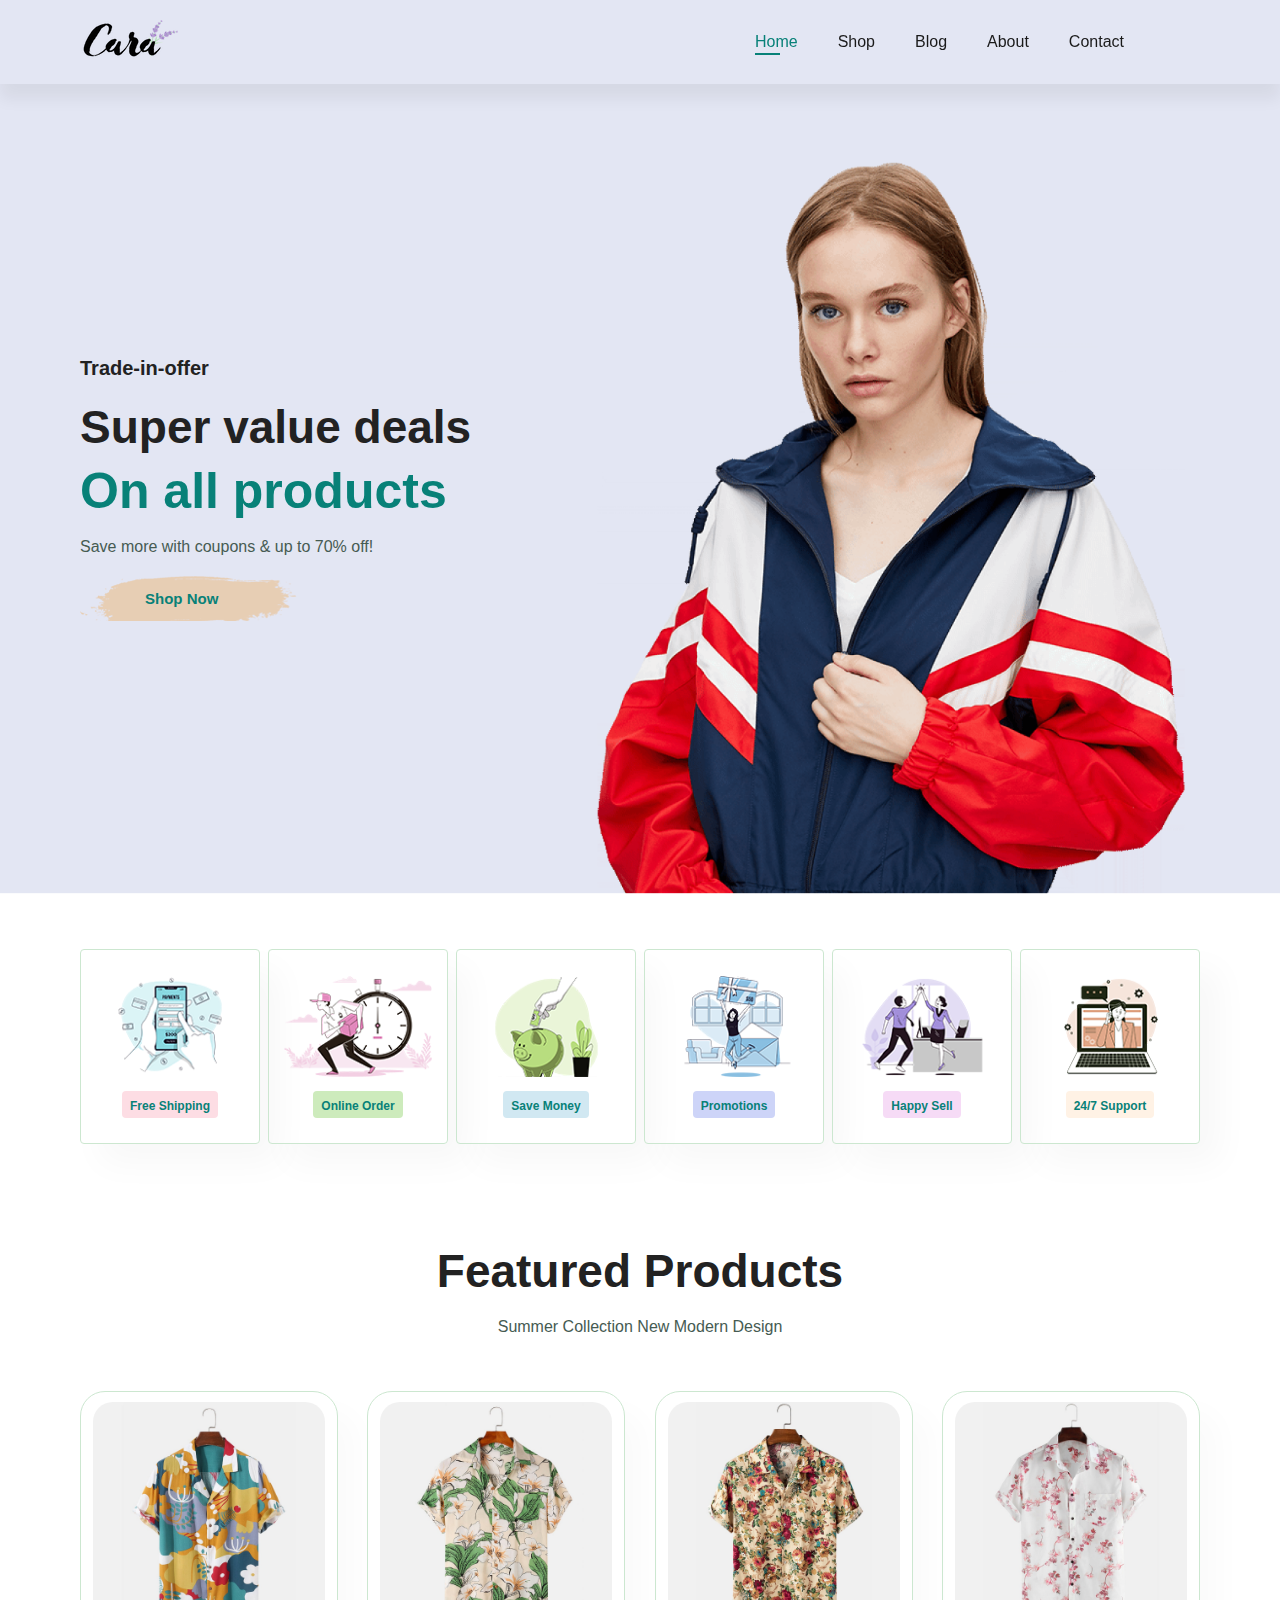
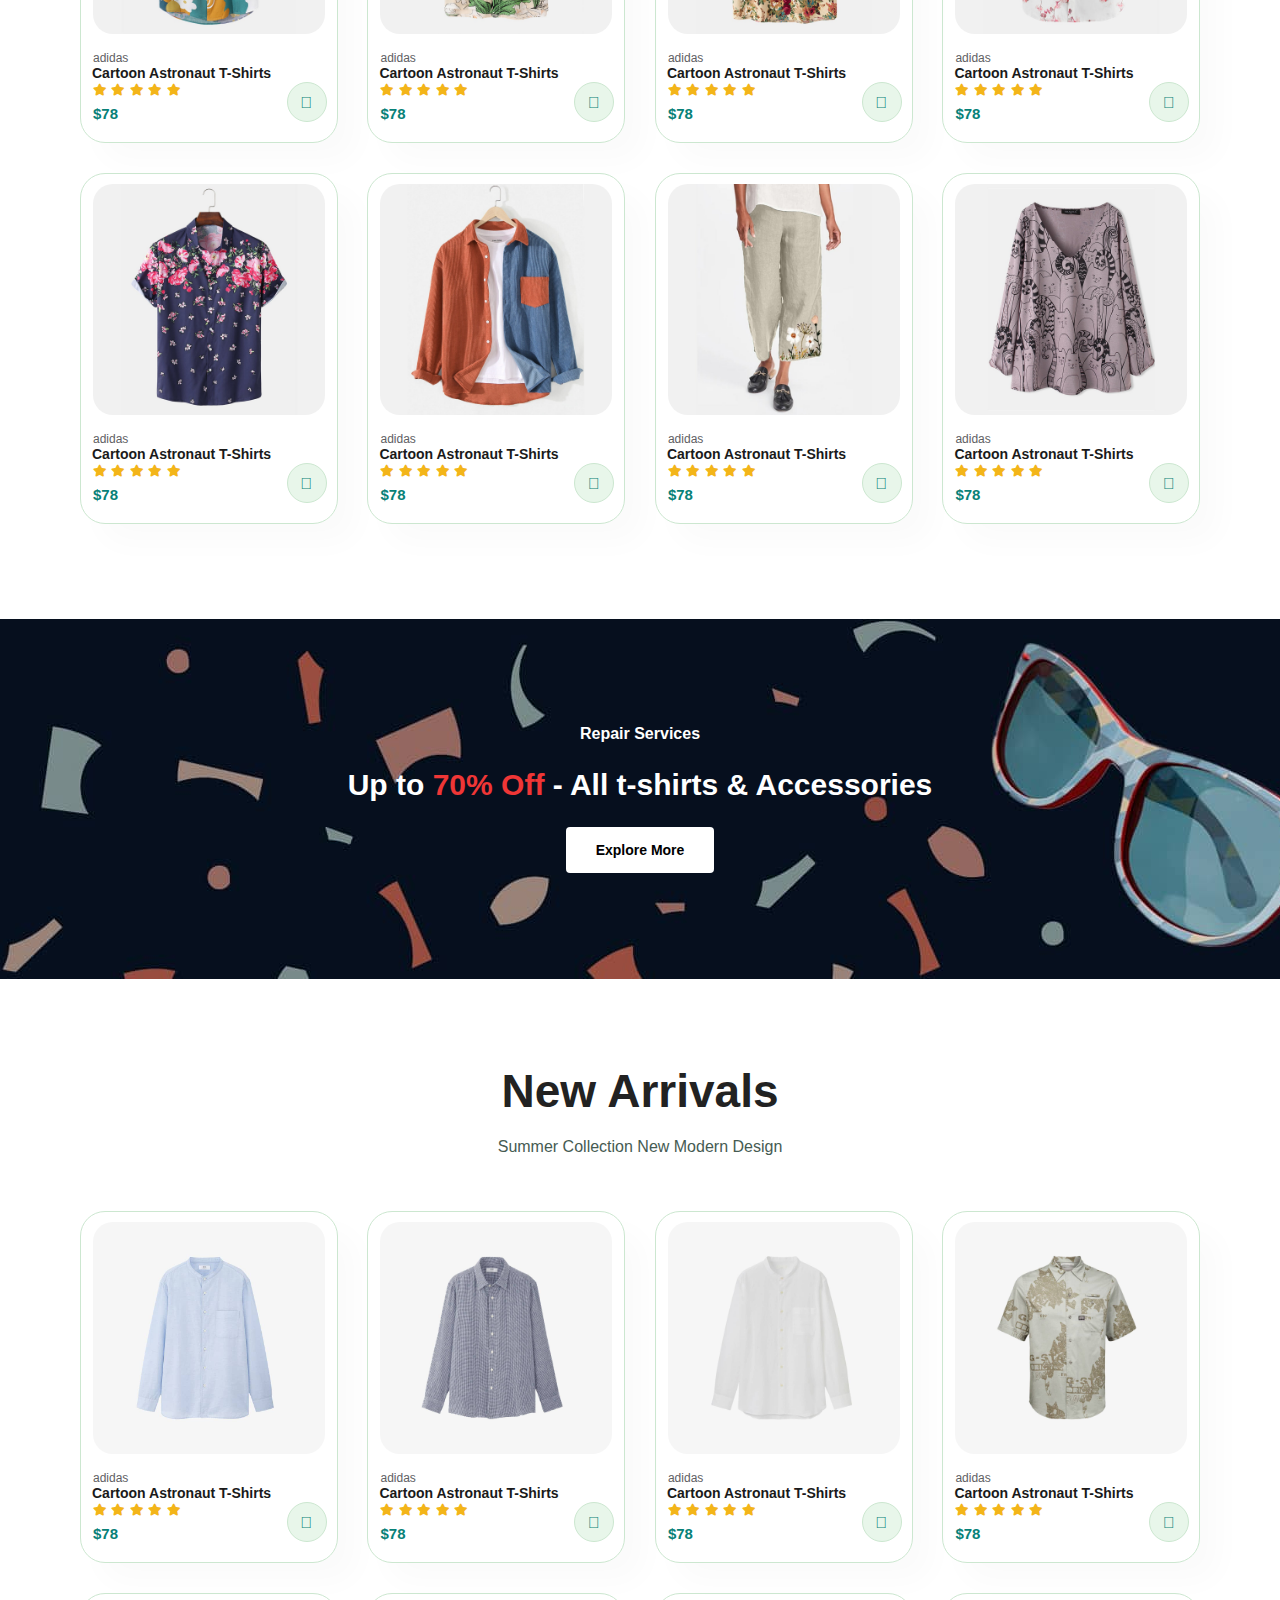
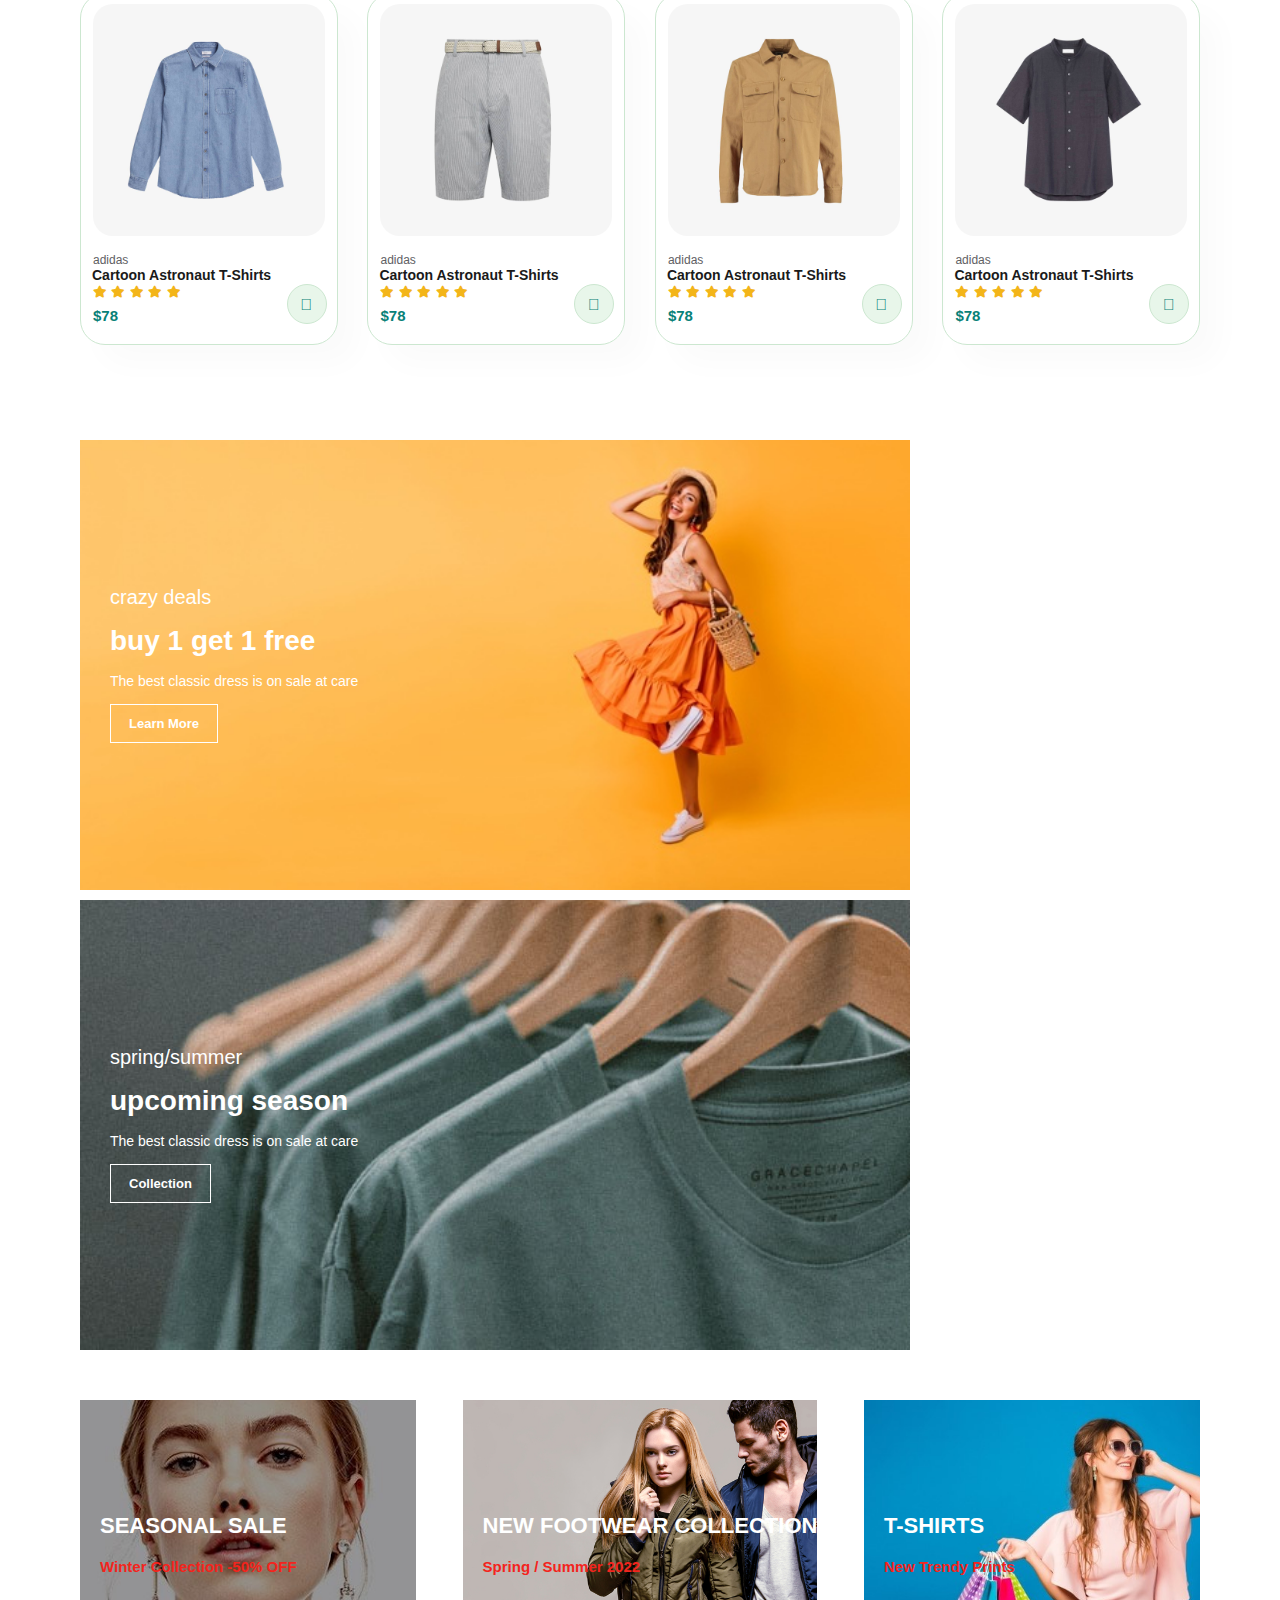
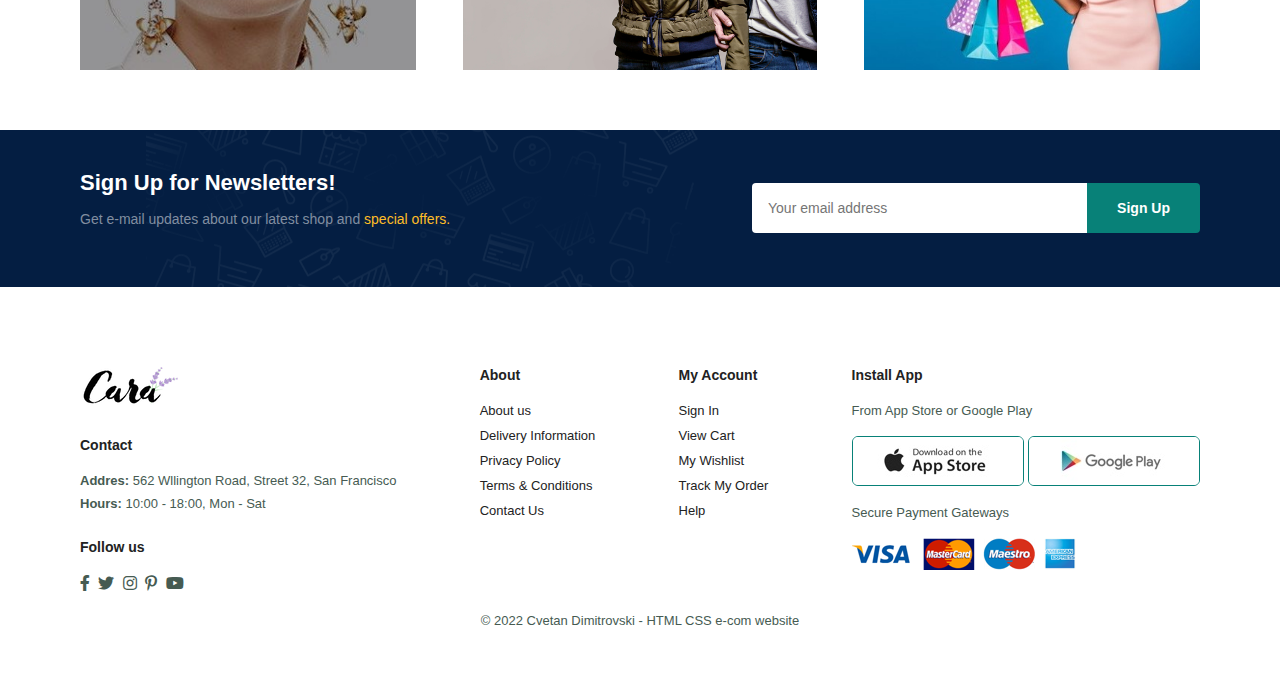
<file: index.html>
<!DOCTYPE html>
<html lang="en">
<head>
    <meta charset="UTF-8">
    <meta http-equiv="X-UA-Compatible" content="IE=edge">
    <meta name="viewport" content="width=device-width, initial-scale=1.0">
    <link rel="stylesheet" href="style.css">
    <link rel="stylesheet" href="https://pro.fontawesome.com/releases/v5.15.4/css/all.css"/>
    <title>Cvetan Dimitrovski e-com website</title>

</head>
    <body>
        <section id="header">
            <a href="index.html"><img src="img/logo.png" class="logo" alt="logo"></a>
        
            <div>
                <ul id="navbar">
                    <li><a class="active" href="index.html">Home</a></li>
                    <li><a href="shop.html">Shop</a></li>
                    <li><a href="blog.html">Blog</a></li>
                    <li><a href="about.html">About</a></li>
                    <li><a href="contact.html">Contact</a></li>
                    <li id="lg-bag"><a href="cart.html"><i class="far fa-shopping-bag"></i></a></li>
                    
                    <a href="#" id="close"><i class="far fa-times"></i></a>
                </ul>
            </div>
            <div id="mobile">
                <i id="bar" class="fas fa-outdent"></i>
                <a href="cart.html"><i class="prostor2"><i class="far fa-shopping-bag"></i></i></a>
            </div>
        </section>

        <section id="hero">
            <h4>Trade-in-offer</h4>
            <h2>Super value deals</h2>
            <h1>On all products</h1>
            <p>Save more with coupons & up to 70% off!</p>
            <button>Shop Now</button>

        </section>

        <section class="section-p1" id="feature">
            <div class="fe-box">
                <img src="img/features/f1.png" alt="featrue image">
                <h6>Free Shipping</h6>
            </div>

            <div class="fe-box">
                <img src="img/features/f2.png" alt="featrue image">
                <h6>Online Order</h6>
            </div>

            <div class="fe-box">
                <img src="img/features/f3.png" alt="featrue image">
                <h6>Save Money</h6>
            </div>

            <div class="fe-box">
                <img src="img/features/f4.png" alt="featrue image">
                <h6>Promotions</h6>
            </div>

            <div class="fe-box">
                <img src="img/features/f5.png" alt="featrue image">
                <h6>Happy Sell</h6>
            </div>

            <div class="fe-box">
                <img src="img/features/f6.png" alt="featrue image">
                <h6>24/7 Support</h6>
            </div>

        </section>

        <section id="product1" class="section-p1">
            <h2>Featured Products</h2>
            <p>Summer Collection New Modern Design</p>
            <div class="pro-container">

                <div class="pro">

                    <img src="img/products/f1.jpg" alt="clothes">
                    <div class="des">
                        <span>adidas</span>
                        <h5>Cartoon Astronaut T-Shirts</h5>
                        <div class="star">                    
                            <i class="fas fa-star"></i>
                            <i class="fas fa-star"></i>
                            <i class="fas fa-star"></i>
                            <i class="fas fa-star"></i>
                            <i class="fas fa-star"></i>
                         </div>
                        
                         <h4>$78</h4>

                    </div>
                       <a href="#"><i class="fal fa-shopping-cart cart"></i></a>
                </div>

                <div class="pro">

                    <img src="img/products/f2.jpg" alt="clothes">
                    <div class="des">
                        <span>adidas</span>
                        <h5>Cartoon Astronaut T-Shirts</h5>
                        <div class="star">                    
                            <i class="fas fa-star"></i>
                            <i class="fas fa-star"></i>
                            <i class="fas fa-star"></i>
                            <i class="fas fa-star"></i>
                            <i class="fas fa-star"></i>
                         </div>
                        
                         <h4>$78</h4>

                    </div>
                       <a href="#"><i class="fal fa-shopping-cart cart"></i></a>
                </div>

                <div class="pro">

                    <img src="img/products/f3.jpg" alt="clothes">
                    <div class="des">
                        <span>adidas</span>
                        <h5>Cartoon Astronaut T-Shirts</h5>
                        <div class="star">                    
                            <i class="fas fa-star"></i>
                            <i class="fas fa-star"></i>
                            <i class="fas fa-star"></i>
                            <i class="fas fa-star"></i>
                            <i class="fas fa-star"></i>
                         </div>
                        
                         <h4>$78</h4>

                    </div>
                       <a href="#"><i class="fal fa-shopping-cart cart"></i></a>
                </div>

                <div class="pro">

                    <img src="img/products/f4.jpg" alt="clothes">
                    <div class="des">
                        <span>adidas</span>
                        <h5>Cartoon Astronaut T-Shirts</h5>
                        <div class="star">                    
                            <i class="fas fa-star"></i>
                            <i class="fas fa-star"></i>
                            <i class="fas fa-star"></i>
                            <i class="fas fa-star"></i>
                            <i class="fas fa-star"></i>
                         </div>
                        
                         <h4>$78</h4>

                    </div>
                       <a href="#"><i class="fal fa-shopping-cart cart"></i></a>
                </div>

                <div class="pro">

                    <img src="img/products/f5.jpg" alt="clothes">
                    <div class="des">
                        <span>adidas</span>
                        <h5>Cartoon Astronaut T-Shirts</h5>
                        <div class="star">                    
                            <i class="fas fa-star"></i>
                            <i class="fas fa-star"></i>
                            <i class="fas fa-star"></i>
                            <i class="fas fa-star"></i>
                            <i class="fas fa-star"></i>
                         </div>
                        
                         <h4>$78</h4>

                    </div>
                       <a href="#"><i class="fal fa-shopping-cart cart"></i></a>
                </div>

                <div class="pro">

                    <img src="img/products/f6.jpg" alt="clothes">
                    <div class="des">
                        <span>adidas</span>
                        <h5>Cartoon Astronaut T-Shirts</h5>
                        <div class="star">                    
                            <i class="fas fa-star"></i>
                            <i class="fas fa-star"></i>
                            <i class="fas fa-star"></i>
                            <i class="fas fa-star"></i>
                            <i class="fas fa-star"></i>
                         </div>
                        
                         <h4>$78</h4>

                    </div>
                       <a href="#"><i class="fal fa-shopping-cart cart"></i></a>
                </div>

                <div class="pro">

                    <img src="img/products/f7.jpg" alt="clothes">
                    <div class="des">
                        <span>adidas</span>
                        <h5>Cartoon Astronaut T-Shirts</h5>
                        <div class="star">                    
                            <i class="fas fa-star"></i>
                            <i class="fas fa-star"></i>
                            <i class="fas fa-star"></i>
                            <i class="fas fa-star"></i>
                            <i class="fas fa-star"></i>
                         </div>
                        
                         <h4>$78</h4>

                    </div>
                       <a href="#"><i class="fal fa-shopping-cart cart"></i></a>
                </div>

                <div class="pro">

                    <img src="img/products/f8.jpg" alt="clothes">
                    <div class="des">
                        <span>adidas</span>
                        <h5>Cartoon Astronaut T-Shirts</h5>
                        <div class="star">                    
                            <i class="fas fa-star"></i>
                            <i class="fas fa-star"></i>
                            <i class="fas fa-star"></i>
                            <i class="fas fa-star"></i>
                            <i class="fas fa-star"></i>
                         </div>
                        
                         <h4>$78</h4>

                    </div>
                       <a href="#"><i class="fal fa-shopping-cart cart"></i></a>
                </div>

            </div>
        </section>

        <section id="banner" class="section-m1">
            <h4>Repair Services</h4>
            <h2>Up to <span>70% Off</span>  - All t-shirts & Accessories</h2>
            <button class="normal">Explore More</button>
        </section>
    
        <section id="product1" class="section-p1">
            <h2>New Arrivals</h2>
            <p>Summer Collection New Modern Design</p>
            <div class="pro-container">

                <div class="pro">

                    <img src="img/products/n1.jpg" alt="clothes">
                    <div class="des">
                        <span>adidas</span>
                        <h5>Cartoon Astronaut T-Shirts</h5>
                        <div class="star">                    
                            <i class="fas fa-star"></i>
                            <i class="fas fa-star"></i>
                            <i class="fas fa-star"></i>
                            <i class="fas fa-star"></i>
                            <i class="fas fa-star"></i>
                         </div>
                        
                         <h4>$78</h4>

                    </div>
                       <a href="#"><i class="fal fa-shopping-cart cart"></i></a>
                </div>

                <div class="pro">

                    <img src="img/products/n2.jpg" alt="clothes">
                    <div class="des">
                        <span>adidas</span>
                        <h5>Cartoon Astronaut T-Shirts</h5>
                        <div class="star">                    
                            <i class="fas fa-star"></i>
                            <i class="fas fa-star"></i>
                            <i class="fas fa-star"></i>
                            <i class="fas fa-star"></i>
                            <i class="fas fa-star"></i>
                         </div>
                        
                         <h4>$78</h4>

                    </div>
                       <a href="#"><i class="fal fa-shopping-cart cart"></i></a>
                </div>

                <div class="pro">

                    <img src="img/products/n3.jpg" alt="clothes">
                    <div class="des">
                        <span>adidas</span>
                        <h5>Cartoon Astronaut T-Shirts</h5>
                        <div class="star">                    
                            <i class="fas fa-star"></i>
                            <i class="fas fa-star"></i>
                            <i class="fas fa-star"></i>
                            <i class="fas fa-star"></i>
                            <i class="fas fa-star"></i>
                         </div>
                        
                         <h4>$78</h4>

                    </div>
                       <a href="#"><i class="fal fa-shopping-cart cart"></i></a>
                </div>

                <div class="pro">

                    <img src="img/products/n4.jpg" alt="clothes">
                    <div class="des">
                        <span>adidas</span>
                        <h5>Cartoon Astronaut T-Shirts</h5>
                        <div class="star">                    
                            <i class="fas fa-star"></i>
                            <i class="fas fa-star"></i>
                            <i class="fas fa-star"></i>
                            <i class="fas fa-star"></i>
                            <i class="fas fa-star"></i>
                         </div>
                        
                         <h4>$78</h4>

                    </div>
                       <a href="#"><i class="fal fa-shopping-cart cart"></i></a>
                </div>

                <div class="pro">

                    <img src="img/products/n5.jpg" alt="clothes">
                    <div class="des">
                        <span>adidas</span>
                        <h5>Cartoon Astronaut T-Shirts</h5>
                        <div class="star">                    
                            <i class="fas fa-star"></i>
                            <i class="fas fa-star"></i>
                            <i class="fas fa-star"></i>
                            <i class="fas fa-star"></i>
                            <i class="fas fa-star"></i>
                         </div>
                        
                         <h4>$78</h4>

                    </div>
                       <a href="#"><i class="fal fa-shopping-cart cart"></i></a>
                </div>

                <div class="pro">

                    <img src="img/products/n6.jpg" alt="clothes">
                    <div class="des">
                        <span>adidas</span>
                        <h5>Cartoon Astronaut T-Shirts</h5>
                        <div class="star">                    
                            <i class="fas fa-star"></i>
                            <i class="fas fa-star"></i>
                            <i class="fas fa-star"></i>
                            <i class="fas fa-star"></i>
                            <i class="fas fa-star"></i>
                         </div>
                        
                         <h4>$78</h4>

                    </div>
                       <a href="#"><i class="fal fa-shopping-cart cart"></i></a>
                </div>

                <div class="pro">

                    <img src="img/products/n7.jpg" alt="clothes">
                    <div class="des">
                        <span>adidas</span>
                        <h5>Cartoon Astronaut T-Shirts</h5>
                        <div class="star">                    
                            <i class="fas fa-star"></i>
                            <i class="fas fa-star"></i>
                            <i class="fas fa-star"></i>
                            <i class="fas fa-star"></i>
                            <i class="fas fa-star"></i>
                         </div>
                        
                         <h4>$78</h4>

                    </div>
                       <a href="#"><i class="fal fa-shopping-cart cart"></i></a>
                </div>

                <div class="pro">

                    <img src="img/products/n8.jpg" alt="clothes">
                    <div class="des">
                        <span>adidas</span>
                        <h5>Cartoon Astronaut T-Shirts</h5>
                        <div class="star">                    
                            <i class="fas fa-star"></i>
                            <i class="fas fa-star"></i>
                            <i class="fas fa-star"></i>
                            <i class="fas fa-star"></i>
                            <i class="fas fa-star"></i>
                         </div>
                        
                         <h4>$78</h4>

                    </div>
                       <a href="#"><i class="fal fa-shopping-cart cart"></i></a>
                </div>

            </div>
        </section>

        <section id="sm-banner" class="section-p1">
            <div class="banner-box">
                <h4>crazy deals</h4>
                <h2>buy 1 get 1 free</h2>
                <span>The best classic dress is on sale at care</span>
                <button class="white">Learn More</button>
            </div>

            <div class="banner-box banner-box2">
                <h4>spring/summer</h4>
                <h2>upcoming season</h2>
                <span>The best classic dress is on sale at care</span>
                <button class="white">Collection</button>
            </div>
        </section>

        <section id="banner3">

            <div class="banner-box">
                <h2>SEASONAL SALE</h2>
                <h3>Winter Collection -50% OFF</h3>
            </div>

            <div class="banner-box banner-box2">
                <h2>NEW FOOTWEAR COLLECTION</h2>
                <h3>Spring / Summer 2022</h3>
            </div>

            <div class="banner-box banner-box3">
                <h2>T-SHIRTS</h2>
                <h3>New Trendy Prints</h3>
            </div>

        </section>

        <section id="newsletter" class="section-p1 section-m1">
            <div class="newstext">
                <h4>Sign Up for Newsletters!</h4>
                <p>Get e-mail updates about our latest shop and <span>special offers.</span></p>
            </div>
            <div class="form">
                <input type="text", class="prostor" placeholder="Your email address">
                <button class="normal">Sign Up</button>
            </div>
        </section>

        <footer class="section-p1">
            <div class="col">
                <img class="logo" src="img/logo.png" alt="logo">
                <h4>Contact</h4>
                <p><strong>Addres:</strong> 562 Wllington Road, Street 32, San Francisco</p>
                <p><strong>Hours:</strong>  10:00 - 18:00, Mon - Sat</p>
                <div class="follow">
                    <h4>Follow us</h4>
                    <div class="icon">
                        <i class="fab fa-facebook-f"></i>
                        <i class="fab fa-twitter"></i>
                        <i class="fab fa-instagram"></i>
                        <i class="fab fa-pinterest-p"></i>
                        <i class="fab fa-youtube"></i>
                    </div>
                </div>
            </div>

            <div class="col">
                <h4>About</h4>
                <a href="#" target="_blank">About us</a>
                <a href="#" target="_blank">Delivery Information</a>
                <a href="#" target="_blank">Privacy Policy</a>
                <a href="#" target="_blank">Terms & Conditions</a>
                <a href="#" target="_blank">Contact Us</a>
            </div>

            <div class="col">
                <h4>My Account</h4>
                <a href="#" target="_blank">Sign In</a>
                <a href="#" target="_blank">View Cart</a>
                <a href="#" target="_blank">My Wishlist</a>
                <a href="#" target="_blank">Track My Order</a>
                <a href="#" target="_blank">Help</a>
                
            </div>

            <div class="col install">
                <h4>Install App</h4>
                <p>From App Store or Google Play</p>
                <div class="row">
                    <img src="img/pay/app.jpg" alt="app store logo">
                    <img src="img/pay/play.jpg" alt="google play logo">
                </div>
                <p>Secure Payment Gateways</p>
                <img src="img/pay/pay.png" alt="payment methods">
            </div>
            
            <div class="copyright">
                <p>	&copy; 2022 Cvetan Dimitrovski - HTML CSS e-com website</p>
            </div>
        </footer>

        <script src="scripts.js"></script>
    </body>
</html>
</file>
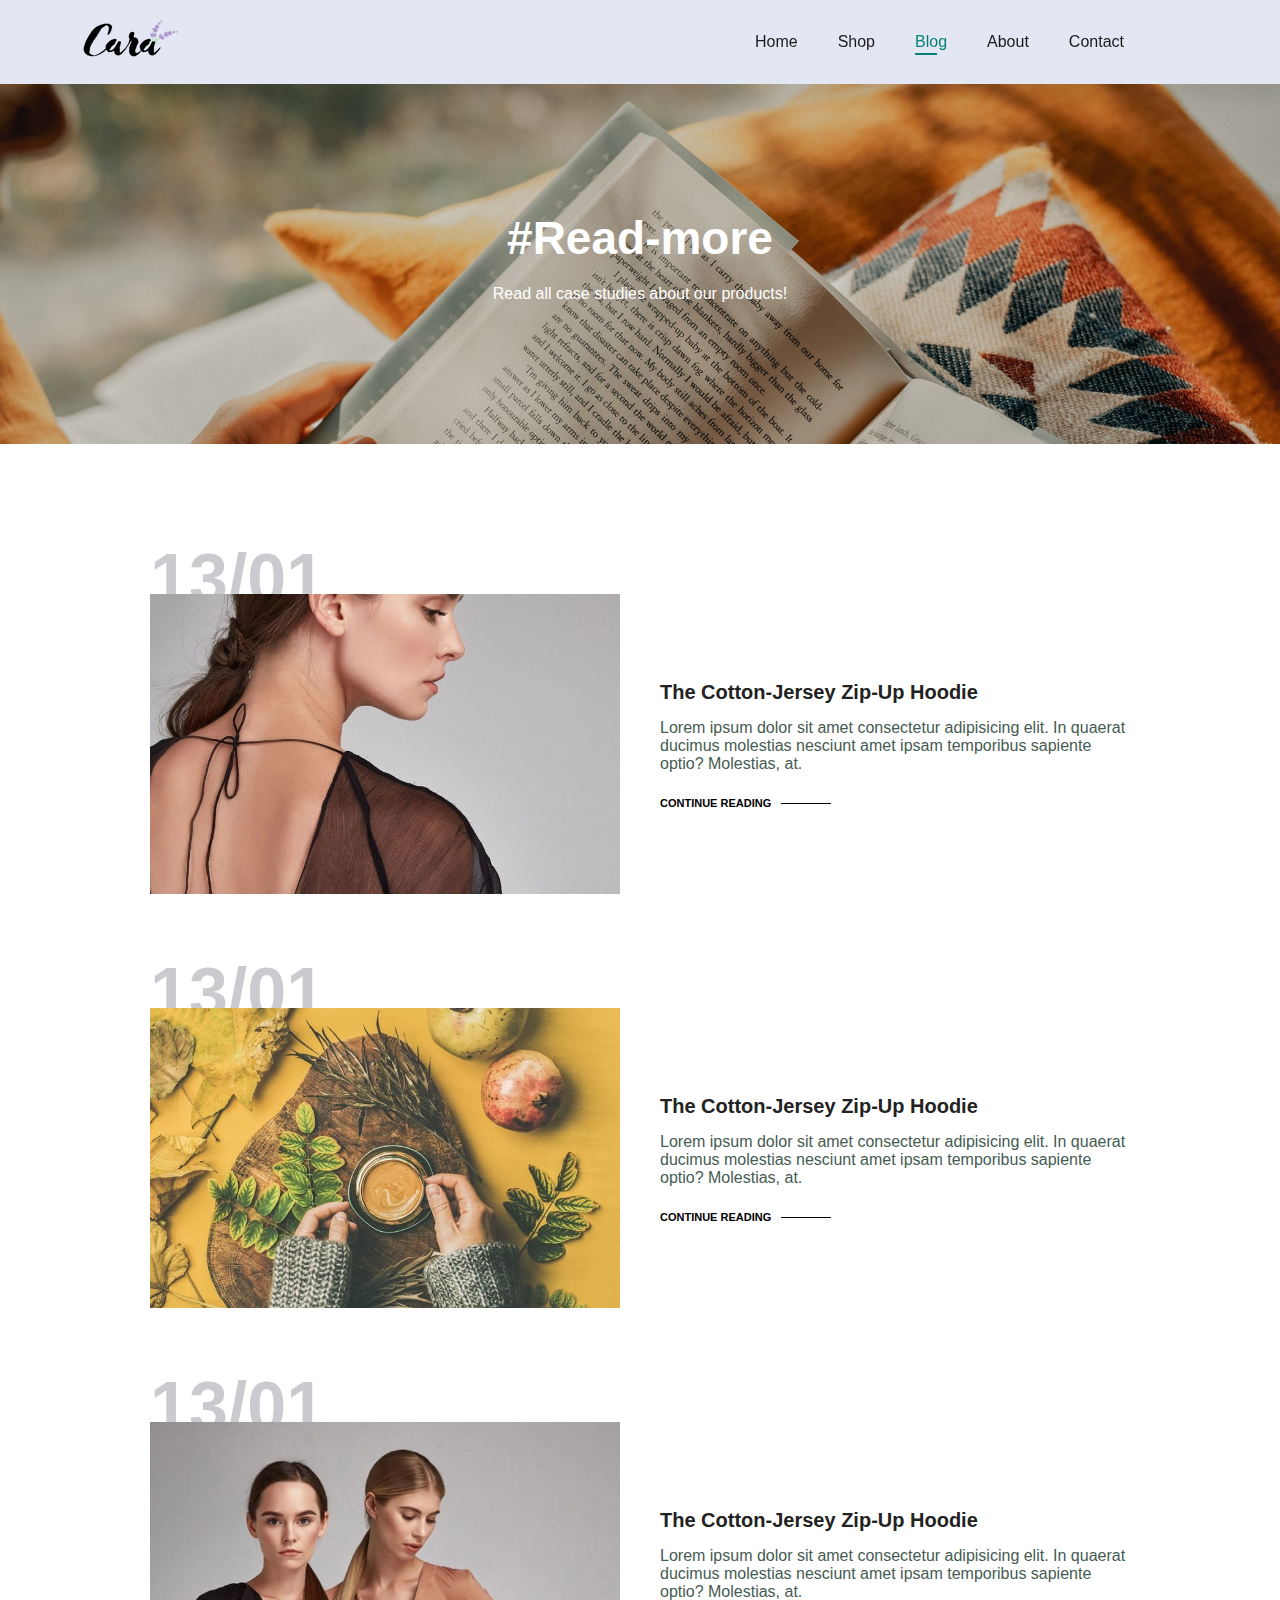
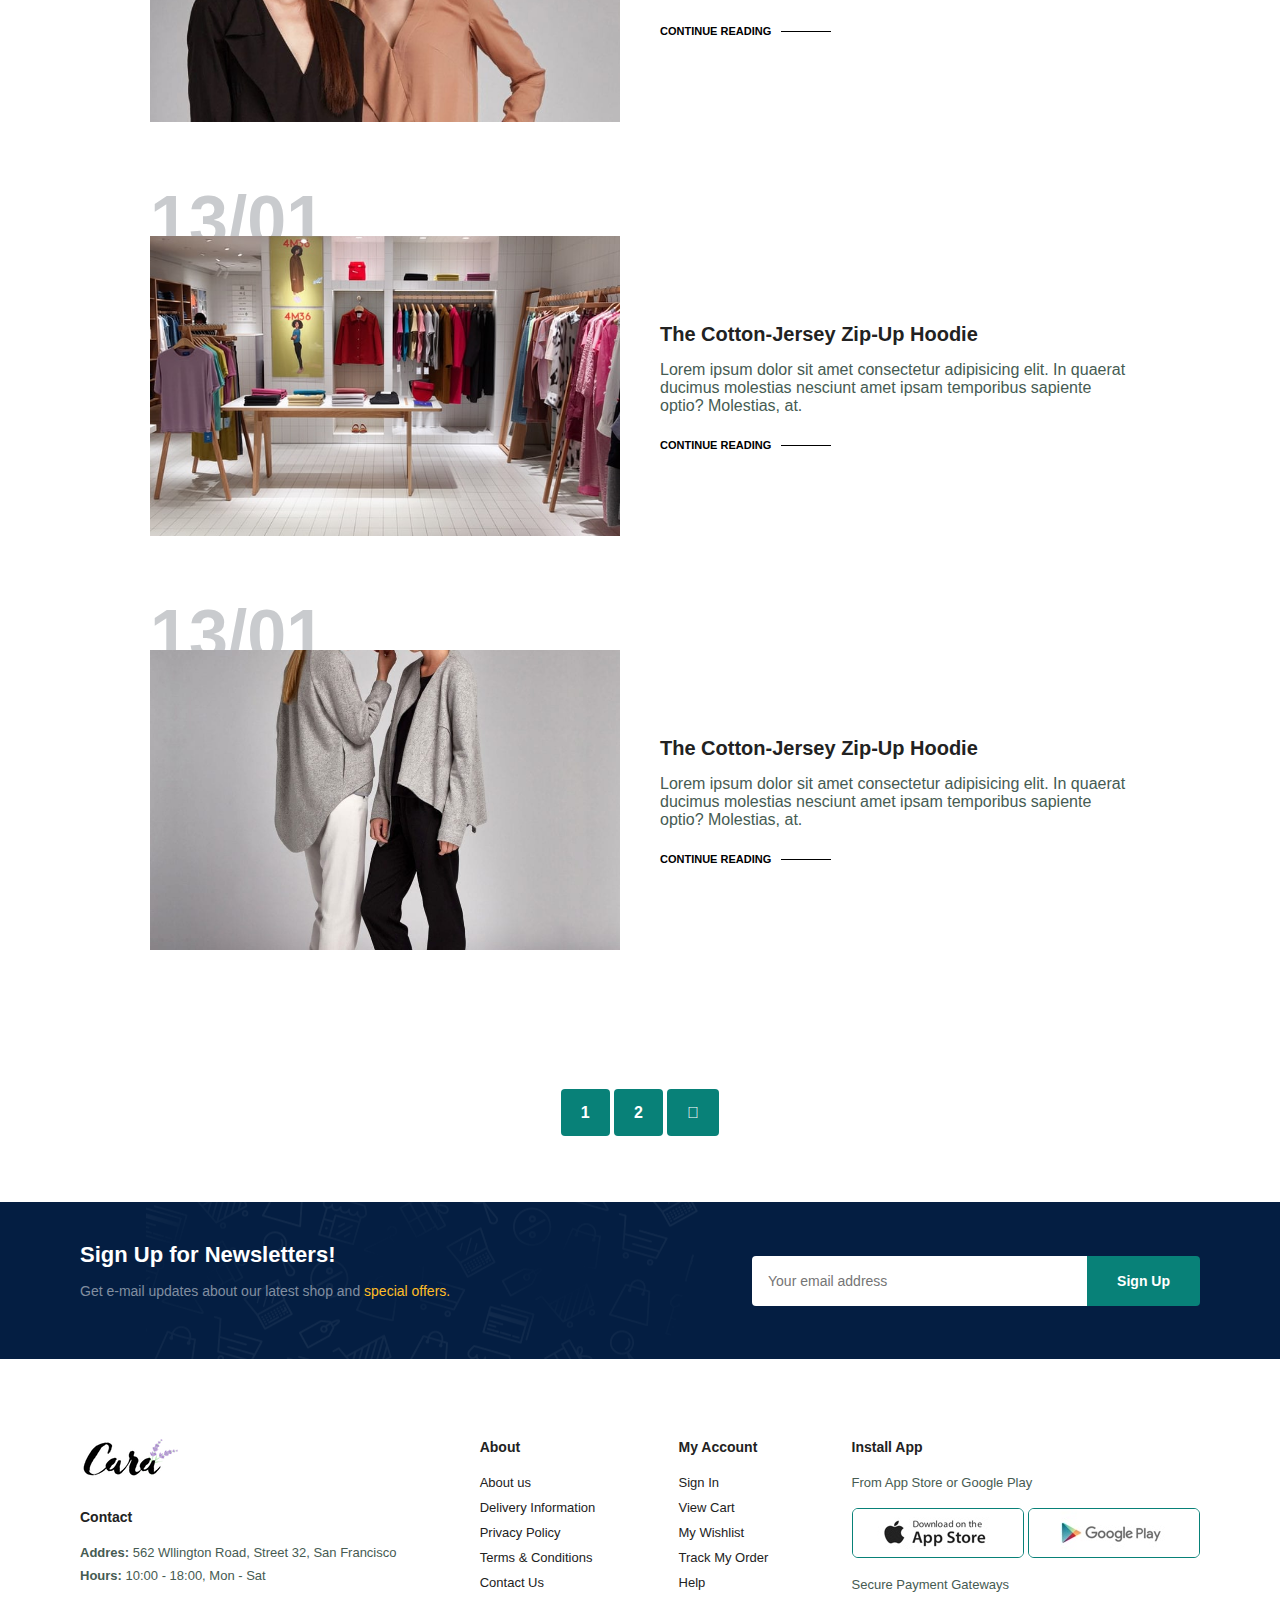
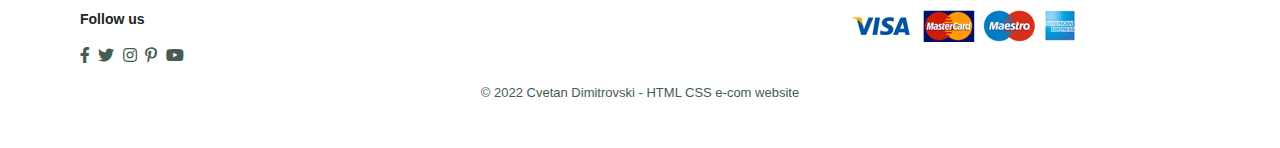
<file: blog.html>
<!DOCTYPE html>
<html lang="en">
<head>
    <meta charset="UTF-8">
    <meta http-equiv="X-UA-Compatible" content="IE=edge">
    <meta name="viewport" content="width=device-width, initial-scale=1.0">
    <link rel="stylesheet" href="style.css">
    <link rel="stylesheet" href="https://pro.fontawesome.com/releases/v5.15.4/css/all.css"/>
    <title>Cvetan Dimitrovski e-com website</title>

</head>
    <body>
        <section id="header">
            <a href="index.html"><img src="img/logo.png" class="logo" alt="logo"></a>
        
            <div>
                <ul id="navbar">
                    <li><a href="index.html">Home</a></li>
                    <li><a href="shop.html">Shop</a></li>
                    <li><a class="active" href="blog.html">Blog</a></li>
                    <li><a href="about.html">About</a></li>
                    <li><a href="contact.html">Contact</a></li>
                    <li id="lg-bag"><a href="cart.html"><i class="far fa-shopping-bag"></i></a></li>
                    
                    <a href="#" id="close"><i class="far fa-times"></i></a>
                </ul>
            </div>
            <div id="mobile">
                <i id="bar" class="fas fa-outdent"></i>
                <a href="cart.html"><i class="prostor2"><i class="far fa-shopping-bag"></i></i></a>
            </div>
        </section>

        <section id="page-header" class="blog-header">
            
            <h2>#Read-more</h2>
            <p>Read all case studies about our products! </p>

        </section>

        <section id="blog">
            <div class="blog-box">
                <div class="blog-img">
                    <img src="img/blog/b1.jpg" alt="blog photo">
                </div>
                <div class="blog-details">
                    <h4>The Cotton-Jersey Zip-Up Hoodie</h4>
                    <p>Lorem ipsum dolor sit amet consectetur adipisicing elit. In quaerat ducimus molestias nesciunt amet ipsam temporibus sapiente optio? Molestias, at.</p>
                    <a href="#">CONTINUE READING</a>
                </div>
                <h1>13/01</h1>
            </div>

            <div class="blog-box">
                <div class="blog-img">
                    <img src="img/blog/b6.jpg" alt="blog photo">
                </div>
                <div class="blog-details">
                    <h4>The Cotton-Jersey Zip-Up Hoodie</h4>
                    <p>Lorem ipsum dolor sit amet consectetur adipisicing elit. In quaerat ducimus molestias nesciunt amet ipsam temporibus sapiente optio? Molestias, at.</p>
                    <a href="#">CONTINUE READING</a>
                </div>
                <h1>13/01</h1>
            </div>

            <div class="blog-box">
                <div class="blog-img">
                    <img src="img/blog/b2.jpg" alt="blog photo">
                </div>
                <div class="blog-details">
                    <h4>The Cotton-Jersey Zip-Up Hoodie</h4>
                    <p>Lorem ipsum dolor sit amet consectetur adipisicing elit. In quaerat ducimus molestias nesciunt amet ipsam temporibus sapiente optio? Molestias, at.</p>
                    <a href="#">CONTINUE READING</a>
                </div>
                <h1>13/01</h1>
            </div>

            <div class="blog-box">
                <div class="blog-img">
                    <img src="img/blog/b3.jpg" alt="blog photo">
                </div>
                <div class="blog-details">
                    <h4>The Cotton-Jersey Zip-Up Hoodie</h4>
                    <p>Lorem ipsum dolor sit amet consectetur adipisicing elit. In quaerat ducimus molestias nesciunt amet ipsam temporibus sapiente optio? Molestias, at.</p>
                    <a href="#">CONTINUE READING</a>
                </div>
                <h1>13/01</h1>
            </div>

            <div class="blog-box">
                <div class="blog-img">
                    <img src="img/blog/b4.jpg" alt="blog photo">
                </div>
                <div class="blog-details">
                    <h4>The Cotton-Jersey Zip-Up Hoodie</h4>
                    <p>Lorem ipsum dolor sit amet consectetur adipisicing elit. In quaerat ducimus molestias nesciunt amet ipsam temporibus sapiente optio? Molestias, at.</p>
                    <a href="#">CONTINUE READING</a>
                </div>
                <h1>13/01</h1>
            </div>
        </section>

        <section id="pagination" class="section-p1">
            <a href="#">1</a>
            <a href="#">2</a>
            <a href="#"><i class="fal fa-long-arrow-alt-right"></i></a>
        </section>

        <section id="newsletter" class="section-p1 section-m1">
            <div class="newstext">
                <h4>Sign Up for Newsletters!</h4>
                <p>Get e-mail updates about our latest shop and <span>special offers.</span></p>
            </div>
            <div class="form">
                <input type="text", class="prostor" placeholder="Your email address">
                <button class="normal">Sign Up</button>
            </div>
        </section>

        <footer class="section-p1">
            <div class="col">
                <img class="logo" src="img/logo.png" alt="logo">
                <h4>Contact</h4>
                <p><strong>Addres:</strong> 562 Wllington Road, Street 32, San Francisco</p>
                <p><strong>Hours:</strong>  10:00 - 18:00, Mon - Sat</p>
                <div class="follow">
                    <h4>Follow us</h4>
                    <div class="icon">
                        <i class="fab fa-facebook-f"></i>
                        <i class="fab fa-twitter"></i>
                        <i class="fab fa-instagram"></i>
                        <i class="fab fa-pinterest-p"></i>
                        <i class="fab fa-youtube"></i>
                    </div>
                </div>
            </div>

            <div class="col">
                <h4>About</h4>
                <a href="#" target="_blank">About us</a>
                <a href="#" target="_blank">Delivery Information</a>
                <a href="#" target="_blank">Privacy Policy</a>
                <a href="#" target="_blank">Terms & Conditions</a>
                <a href="#" target="_blank">Contact Us</a>
            </div>

            <div class="col">
                <h4>My Account</h4>
                <a href="#" target="_blank">Sign In</a>
                <a href="#" target="_blank">View Cart</a>
                <a href="#" target="_blank">My Wishlist</a>
                <a href="#" target="_blank">Track My Order</a>
                <a href="#" target="_blank">Help</a>
                
            </div>

            <div class="col install">
                <h4>Install App</h4>
                <p>From App Store or Google Play</p>
                <div class="row">
                    <img src="img/pay/app.jpg" alt="app store logo">
                    <img src="img/pay/play.jpg" alt="google play logo">
                </div>
                <p>Secure Payment Gateways</p>
                <img src="img/pay/pay.png" alt="payment methods">
            </div>
            
            <div class="copyright">
                <p>	&copy; 2022 Cvetan Dimitrovski - HTML CSS e-com website</p>
            </div>
        </footer>

        <script src="scripts.js"></script>
    </body>
</html>
</file>
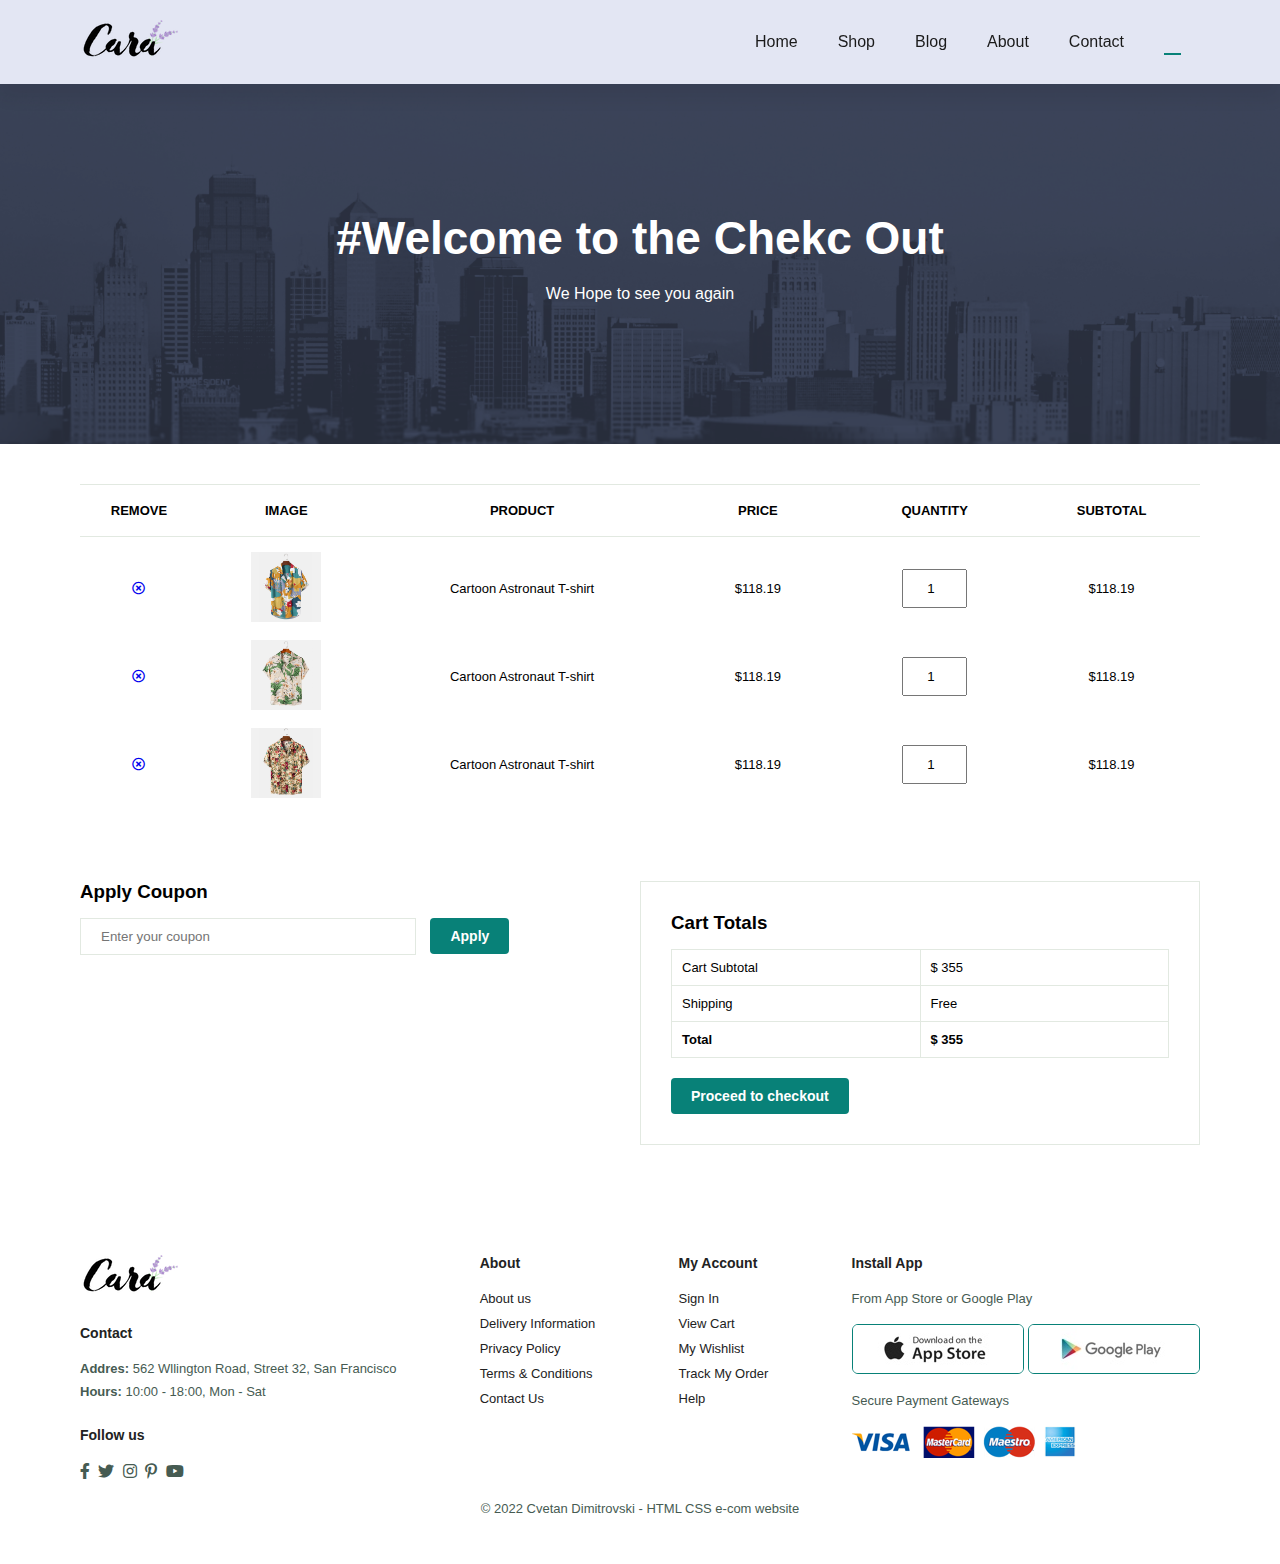
<file: cart.html>
<!DOCTYPE html>
<html lang="en">
<head>
    <meta charset="UTF-8">
    <meta http-equiv="X-UA-Compatible" content="IE=edge">
    <meta name="viewport" content="width=device-width, initial-scale=1.0">
    <link rel="stylesheet" href="style.css">
    <link rel="stylesheet" href="https://pro.fontawesome.com/releases/v5.15.4/css/all.css"/>
    <title>Cvetan Dimitrovski e-com website</title>

</head>
    <body>
        <section id="header">
            <a href="index.html"><img src="img/logo.png" class="logo" alt="logo"></a>
        
            <div>
                <ul id="navbar">
                    <li><a href="index.html">Home</a></li>
                    <li><a href="shop.html">Shop</a></li>
                    <li><a href="blog.html">Blog</a></li>
                    <li><a href="about.html">About</a></li>
                    <li><a href="contact.html">Contact</a></li>
                    <li id="lg-bag"><a class="active" href="cart.html"><i class="far fa-shopping-bag"></i></a></li>
                    
                    <a href="#" id="close"><i class="far fa-times"></i></a>
                </ul>
            </div>
            <div id="mobile">
                <i id="bar" class="fas fa-outdent"></i>
                <a href="cart.html"><i class="prostor2"><i class="far fa-shopping-bag"></i></i></a>
            </div>
        </section>

        <section id="page-header" class="about-header">
            
            <h2>#Welcome to the Chekc Out</h2>

            <p>We Hope to see you again</p>

        </section>

        <section id="cart" class="section-p1">

            <table width="100%">
                <thead>
                    <tr>
                        <td>Remove</td>
                        <td>Image</td>
                        <td>Product</td>
                        <td>Price</td>
                        <td>Quantity</td>
                        <td>Subtotal</td>
                    </tr>
                </thead>
                <tbody>
                    <tr>
                        <td><a href="#"><i class="far fa-times-circle"></i></a></td>
                        <td><img src="img/products/f1.jpg" alt=""></td>
                        <td>Cartoon Astronaut T-shirt</td>
                        <td>$118.19</td>
                        <td><input type="number" value="1"></td>
                        <td>$118.19</td>
                    </tr>

                    <tr>
                        <td><a href="#"><i class="far fa-times-circle"></i></a></td>
                        <td><img src="img/products/f2.jpg" alt=""></td>
                        <td>Cartoon Astronaut T-shirt</td>
                        <td>$118.19</td>
                        <td><input type="number" value="1"></td>
                        <td>$118.19</td>
                    </tr>

                    <tr>
                        <td><a href="#"><i class="far fa-times-circle"></i></a></td>
                        <td><img src="img/products/f3.jpg" alt=""></td>
                        <td>Cartoon Astronaut T-shirt</td>
                        <td>$118.19</td>
                        <td><input type="number" value="1"></td>
                        <td>$118.19</td>
                    </tr>

                </tbody>
            </table>

        </section>

        <section id="cart-add" class="section-p1">

            <div id="coupon">
                <h3>Apply Coupon</h3>
                <div>
                    <input type="text" placeholder="Enter your coupon">
                    <button class="normal">Apply</button>
                </div>
            </div>

            <div id="subtotal">
                <h3>Cart Totals</h3>
                <table>
                    <tr>
                        <td>Cart Subtotal</td>
                        <td>$ 355</td>
                    </tr>
                    <tr>
                        <td>Shipping</td>
                        <td>Free</td>
                    </tr>
                    <tr>
                        <td><strong>Total</strong></td>
                        <td><strong>$ 355</strong></td>
                    </tr>
                </table>
                <button class="normal">Proceed to checkout</button>
            </div>
        </section>

        <footer class="section-p1">
            <div class="col">
                <img class="logo" src="img/logo.png" alt="logo">
                <h4>Contact</h4>
                <p><strong>Addres:</strong> 562 Wllington Road, Street 32, San Francisco</p>
                <p><strong>Hours:</strong>  10:00 - 18:00, Mon - Sat</p>
                <div class="follow">
                    <h4>Follow us</h4>
                    <div class="icon">
                        <i class="fab fa-facebook-f"></i>
                        <i class="fab fa-twitter"></i>
                        <i class="fab fa-instagram"></i>
                        <i class="fab fa-pinterest-p"></i>
                        <i class="fab fa-youtube"></i>
                    </div>
                </div>
            </div>

            <div class="col">
                <h4>About</h4>
                <a href="#" target="_blank">About us</a>
                <a href="#" target="_blank">Delivery Information</a>
                <a href="#" target="_blank">Privacy Policy</a>
                <a href="#" target="_blank">Terms & Conditions</a>
                <a href="#" target="_blank">Contact Us</a>
            </div>

            <div class="col">
                <h4>My Account</h4>
                <a href="#" target="_blank">Sign In</a>
                <a href="#" target="_blank">View Cart</a>
                <a href="#" target="_blank">My Wishlist</a>
                <a href="#" target="_blank">Track My Order</a>
                <a href="#" target="_blank">Help</a>
                
            </div>

            <div class="col install">
                <h4>Install App</h4>
                <p>From App Store or Google Play</p>
                <div class="row">
                    <img src="img/pay/app.jpg" alt="app store logo">
                    <img src="img/pay/play.jpg" alt="google play logo">
                </div>
                <p>Secure Payment Gateways</p>
                <img src="img/pay/pay.png" alt="payment methods">
            </div>
            
            <div class="copyright">
                <p>	&copy; 2022 Cvetan Dimitrovski - HTML CSS e-com website</p>
            </div>
        </footer>

        <script src="scripts.js"></script>
    </body>
</html>
</file>
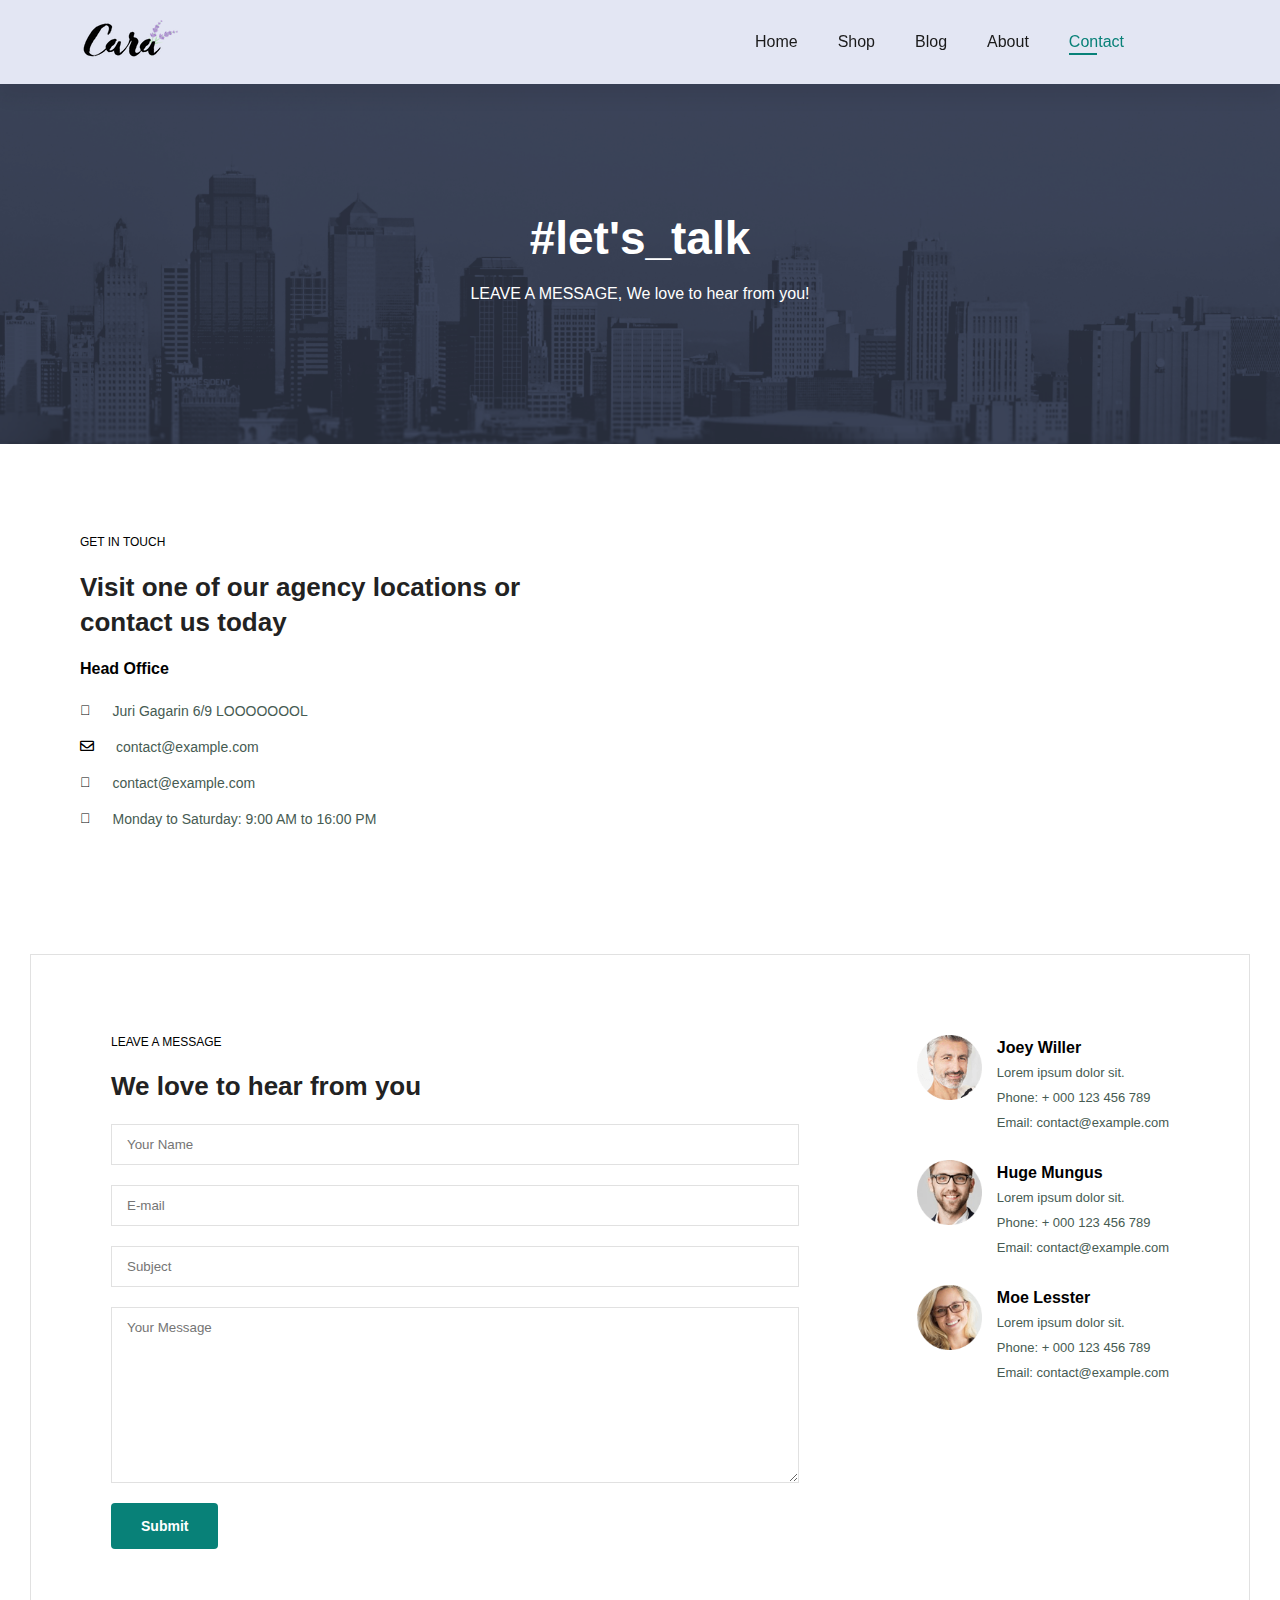
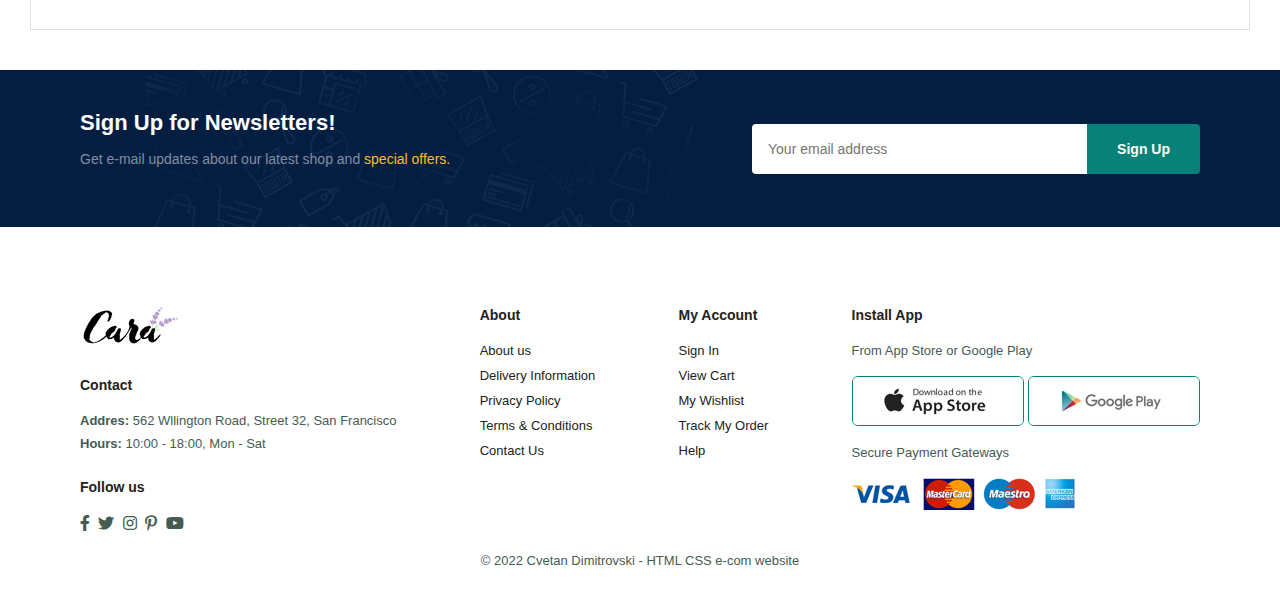
<file: contact.html>
<!DOCTYPE html>
<html lang="en">
<head>
    <meta charset="UTF-8">
    <meta http-equiv="X-UA-Compatible" content="IE=edge">
    <meta name="viewport" content="width=device-width, initial-scale=1.0">
    <link rel="stylesheet" href="style.css">
    <link rel="stylesheet" href="https://pro.fontawesome.com/releases/v5.15.4/css/all.css"/>
    <title>Cvetan Dimitrovski e-com website</title>

</head>
    <body>
        <section id="header">
            <a href="index.html"><img src="img/logo.png" class="logo" alt="logo"></a>
        
            <div>
                <ul id="navbar">
                    <li><a href="index.html">Home</a></li>
                    <li><a href="shop.html">Shop</a></li>
                    <li><a href="blog.html">Blog</a></li>
                    <li><a href="about.html">About</a></li>
                    <li><a class="active" href="contact.html">Contact</a></li>
                    <li id="lg-bag"><a href="cart.html"><i class="far fa-shopping-bag"></i></a></li>
                    
                    <a href="#" id="close"><i class="far fa-times"></i></a>
                </ul>
            </div>
            <div id="mobile">
                <i id="bar" class="fas fa-outdent"></i>
                <a href="cart.html"><i class="prostor2"><i class="far fa-shopping-bag"></i></i></a>
            </div>
        </section>

        <section id="page-header" class="about-header">
            
            <h2>#let's_talk</h2>

            <p>LEAVE A MESSAGE, We love to hear from you!</p>

        </section>

        <section id="contact-details" class="section-p1">
            <div class="details">
               <span>GET IN TOUCH</span>
               <h2>Visit one of our agency locations or contact us today</h2>
               <h3>Head Office</h3> 
               <div>
                    <li>
                    <i class="fal fa-map"></i>
                    <p>Juri Gagarin 6/9 LOOOOOOOL</p>
                    </li>

                    <li>
                    <i class="far fa-envelope"></i>
                    <p>contact@example.com</p>
                    </li>

                    <li>
                    <i class="fal fa-phone-alt"></i>
                    <p>contact@example.com</p>
                    </li>


                    <li>
                    <i class="fal fa-clock"></i>
                    <p>Monday to Saturday: 9:00 AM to 16:00 PM</p>
                    </li>
                </div>
            </div>

            <div class="map">
                <iframe src="https://www.google.com/maps/embed?pb=!1m18!1m12!1m3!1d1482.5701212545773!2d21.390925642653052!3d41.997265673970844!2m3!1f0!2f0!3f0!3m2!1i1024!2i768!4f13.1!3m3!1m2!1s0x1354140d788320ab%3A0xf07875c2f4c97087!2z0YPQu9C40YbQsCDQiNGD0YDQuNGYINCT0LDQs9Cw0YDQuNC9IDgsIFNrb3BqZSAxMDAw!5e0!3m2!1sen!2smk!4v1655473902683!5m2!1sen!2smk" width="600" height="450" style="border:0;" allowfullscreen="" loading="lazy" referrerpolicy="no-referrer-when-downgrade"></iframe>
            </div>

        </section>

        <section id="form-details">
            <form action="">
                <span>LEAVE A MESSAGE</span>
                <h2>We love to hear from you</h2>
                <input type="text" placeholder="Your Name">
                <input type="text" placeholder="E-mail">
                <input type="text" placeholder="Subject">
                <textarea name="" id="" cols="30" rows="10" placeholder="Your Message"></textarea>
                <button class="normal">Submit</button>
            </form>

            <div class="people">
                <div>
                    <img src="img/people/1.png" alt="">
                    <p><span>Joey Willer </span>Lorem ipsum dolor sit. <br>Phone: + 000 123 456 789 <br>Email: contact@example.com</p>
                </div>

                <div>
                    <img src="img/people/2.png" alt="">
                    <p><span>Huge Mungus </span>Lorem ipsum dolor sit. <br>Phone: + 000 123 456 789 <br>Email: contact@example.com</p>
                </div>

                <div>
                    <img src="img/people/3.png" alt="">
                    <p><span>Moe Lesster </span>Lorem ipsum dolor sit. <br>Phone: + 000 123 456 789 <br>Email: contact@example.com</p>
                </div>

            </div>
        </section>

        <section id="newsletter" class="section-p1 section-m1">
            <div class="newstext">
                <h4>Sign Up for Newsletters!</h4>
                <p>Get e-mail updates about our latest shop and <span>special offers.</span></p>
            </div>
            <div class="form">
                <input type="text", class="prostor" placeholder="Your email address">
                <button class="normal">Sign Up</button>
            </div>
        </section>

        <footer class="section-p1">
            <div class="col">
                <img class="logo" src="img/logo.png" alt="logo">
                <h4>Contact</h4>
                <p><strong>Addres:</strong> 562 Wllington Road, Street 32, San Francisco</p>
                <p><strong>Hours:</strong>  10:00 - 18:00, Mon - Sat</p>
                <div class="follow">
                    <h4>Follow us</h4>
                    <div class="icon">
                        <i class="fab fa-facebook-f"></i>
                        <i class="fab fa-twitter"></i>
                        <i class="fab fa-instagram"></i>
                        <i class="fab fa-pinterest-p"></i>
                        <i class="fab fa-youtube"></i>
                    </div>
                </div>
            </div>

            <div class="col">
                <h4>About</h4>
                <a href="#" target="_blank">About us</a>
                <a href="#" target="_blank">Delivery Information</a>
                <a href="#" target="_blank">Privacy Policy</a>
                <a href="#" target="_blank">Terms & Conditions</a>
                <a href="#" target="_blank">Contact Us</a>
            </div>

            <div class="col">
                <h4>My Account</h4>
                <a href="#" target="_blank">Sign In</a>
                <a href="#" target="_blank">View Cart</a>
                <a href="#" target="_blank">My Wishlist</a>
                <a href="#" target="_blank">Track My Order</a>
                <a href="#" target="_blank">Help</a>
                
            </div>

            <div class="col install">
                <h4>Install App</h4>
                <p>From App Store or Google Play</p>
                <div class="row">
                    <img src="img/pay/app.jpg" alt="app store logo">
                    <img src="img/pay/play.jpg" alt="google play logo">
                </div>
                <p>Secure Payment Gateways</p>
                <img src="img/pay/pay.png" alt="payment methods">
            </div>
            
            <div class="copyright">
                <p>	&copy; 2022 Cvetan Dimitrovski - HTML CSS e-com website</p>
            </div>
        </footer>

        <script src="scripts.js"></script>
    </body>
</html>
</file>
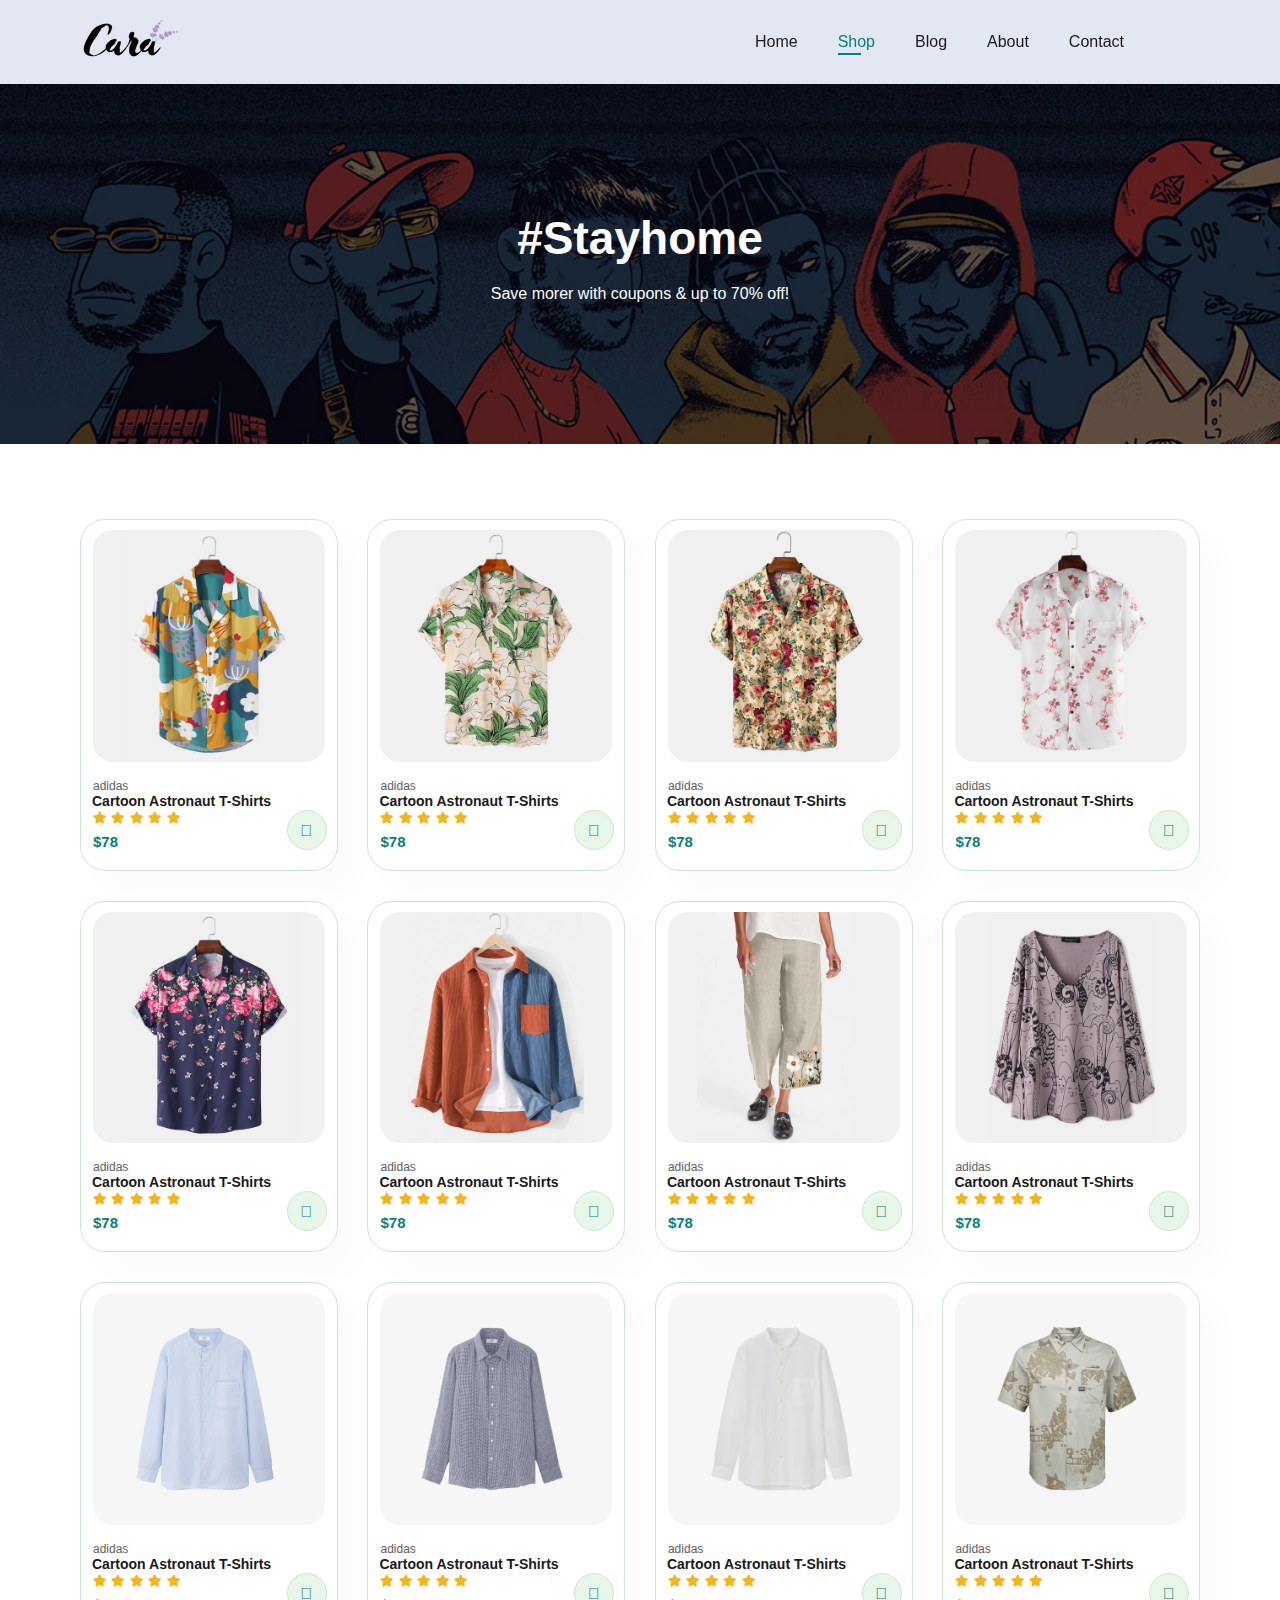
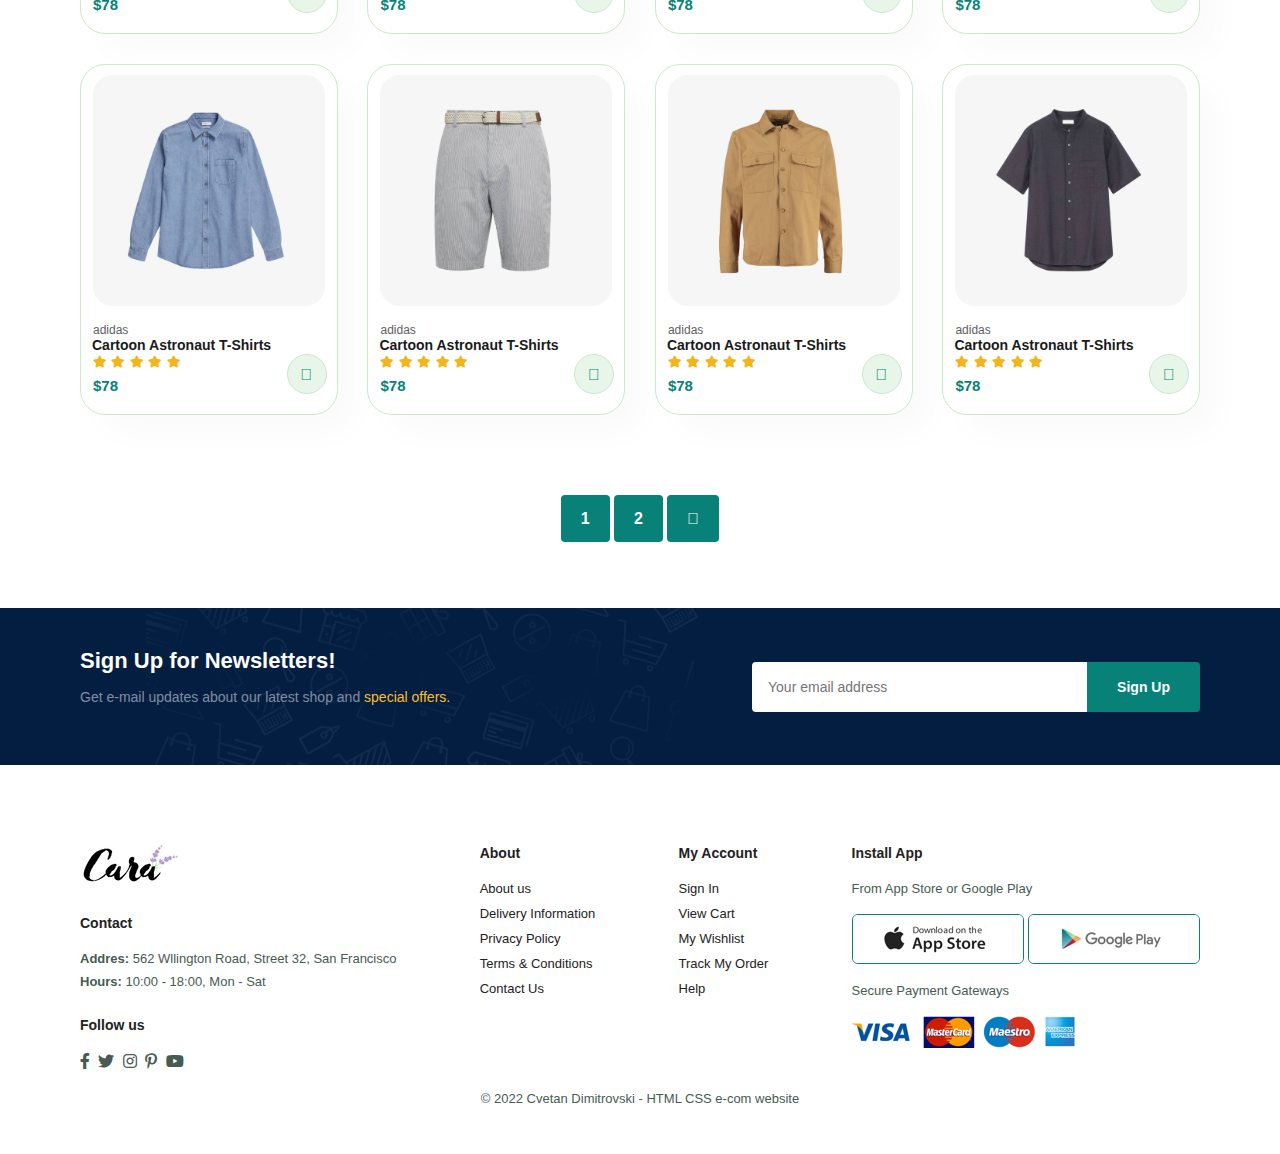
<file: shop.html>
<!DOCTYPE html>
<html lang="en">
<head>
    <meta charset="UTF-8">
    <meta http-equiv="X-UA-Compatible" content="IE=edge">
    <meta name="viewport" content="width=device-width, initial-scale=1.0">
    <link rel="stylesheet" href="style.css">
    <link rel="stylesheet" href="https://pro.fontawesome.com/releases/v5.15.4/css/all.css"/>
    <title>Cvetan Dimitrovski e-com website</title>

</head>
    <body>
        <section id="header">
            <a href="index.html"><img src="img/logo.png" class="logo" alt="logo"></a>
        
            <div>
                <ul id="navbar">
                    <li><a  href="index.html">Home</a></li>
                    <li><a class="active" href="shop.html">Shop</a></li>
                    <li><a href="blog.html">Blog</a></li>
                    <li><a href="about.html">About</a></li>
                    <li><a href="contact.html">Contact</a></li>
                    <li id="lg-bag"><a href="cart.html"><i class="far fa-shopping-bag"></i></a></li>
                    
                    <a href="#" id="close"><i class="far fa-times"></i></a>
                </ul>
            </div>
            <div id="mobile">
                <i id="bar" class="fas fa-outdent"></i>
                <a href="cart.html"><i class="prostor2"><i class="far fa-shopping-bag"></i></i></a>
            </div>
        </section>

        <section id="page-header">
            
            <h2>#Stayhome</h2>
            <p>Save morer with coupons & up to 70% off!</p>

        </section>

        <section id="product1" class="section-p1">
    
            <div class="pro-container">

                <div class="pro">

                    <img src="img/products/f1.jpg" onclick="window.location.href='sproduct.html'" alt="clothes">
                    <div class="des">
                        <span>adidas</span>
                        <h5>Cartoon Astronaut T-Shirts</h5>
                        <div class="star">                    
                            <i class="fas fa-star"></i>
                            <i class="fas fa-star"></i>
                            <i class="fas fa-star"></i>
                            <i class="fas fa-star"></i>
                            <i class="fas fa-star"></i>
                         </div>
                        
                         <h4>$78</h4>

                    </div>
                       <a href="#"><i class="fal fa-shopping-cart cart"></i></a>
                </div>

                <div class="pro">

                    <img src="img/products/f2.jpg" alt="clothes">
                    <div class="des">
                        <span>adidas</span>
                        <h5>Cartoon Astronaut T-Shirts</h5>
                        <div class="star">                    
                            <i class="fas fa-star"></i>
                            <i class="fas fa-star"></i>
                            <i class="fas fa-star"></i>
                            <i class="fas fa-star"></i>
                            <i class="fas fa-star"></i>
                         </div>
                        
                         <h4>$78</h4>

                    </div>
                       <a href="#"><i class="fal fa-shopping-cart cart"></i></a>
                </div>

                <div class="pro">

                    <img src="img/products/f3.jpg" alt="clothes">
                    <div class="des">
                        <span>adidas</span>
                        <h5>Cartoon Astronaut T-Shirts</h5>
                        <div class="star">                    
                            <i class="fas fa-star"></i>
                            <i class="fas fa-star"></i>
                            <i class="fas fa-star"></i>
                            <i class="fas fa-star"></i>
                            <i class="fas fa-star"></i>
                         </div>
                        
                         <h4>$78</h4>

                    </div>
                       <a href="#"><i class="fal fa-shopping-cart cart"></i></a>
                </div>

                <div class="pro">

                    <img src="img/products/f4.jpg" alt="clothes">
                    <div class="des">
                        <span>adidas</span>
                        <h5>Cartoon Astronaut T-Shirts</h5>
                        <div class="star">                    
                            <i class="fas fa-star"></i>
                            <i class="fas fa-star"></i>
                            <i class="fas fa-star"></i>
                            <i class="fas fa-star"></i>
                            <i class="fas fa-star"></i>
                         </div>
                        
                         <h4>$78</h4>

                    </div>
                       <a href="#"><i class="fal fa-shopping-cart cart"></i></a>
                </div>

                <div class="pro">

                    <img src="img/products/f5.jpg" alt="clothes">
                    <div class="des">
                        <span>adidas</span>
                        <h5>Cartoon Astronaut T-Shirts</h5>
                        <div class="star">                    
                            <i class="fas fa-star"></i>
                            <i class="fas fa-star"></i>
                            <i class="fas fa-star"></i>
                            <i class="fas fa-star"></i>
                            <i class="fas fa-star"></i>
                         </div>
                        
                         <h4>$78</h4>

                    </div>
                       <a href="#"><i class="fal fa-shopping-cart cart"></i></a>
                </div>

                <div class="pro">

                    <img src="img/products/f6.jpg" alt="clothes">
                    <div class="des">
                        <span>adidas</span>
                        <h5>Cartoon Astronaut T-Shirts</h5>
                        <div class="star">                    
                            <i class="fas fa-star"></i>
                            <i class="fas fa-star"></i>
                            <i class="fas fa-star"></i>
                            <i class="fas fa-star"></i>
                            <i class="fas fa-star"></i>
                         </div>
                        
                         <h4>$78</h4>

                    </div>
                       <a href="#"><i class="fal fa-shopping-cart cart"></i></a>
                </div>

                <div class="pro">

                    <img src="img/products/f7.jpg" alt="clothes">
                    <div class="des">
                        <span>adidas</span>
                        <h5>Cartoon Astronaut T-Shirts</h5>
                        <div class="star">                    
                            <i class="fas fa-star"></i>
                            <i class="fas fa-star"></i>
                            <i class="fas fa-star"></i>
                            <i class="fas fa-star"></i>
                            <i class="fas fa-star"></i>
                         </div>
                        
                         <h4>$78</h4>

                    </div>
                       <a href="#"><i class="fal fa-shopping-cart cart"></i></a>
                </div>

                <div class="pro">

                    <img src="img/products/f8.jpg" alt="clothes">
                    <div class="des">
                        <span>adidas</span>
                        <h5>Cartoon Astronaut T-Shirts</h5>
                        <div class="star">                    
                            <i class="fas fa-star"></i>
                            <i class="fas fa-star"></i>
                            <i class="fas fa-star"></i>
                            <i class="fas fa-star"></i>
                            <i class="fas fa-star"></i>
                         </div>
                        
                         <h4>$78</h4>

                    </div>
                       <a href="#"><i class="fal fa-shopping-cart cart"></i></a>
                </div>

                <div class="pro">

                    <img src="img/products/n1.jpg" alt="clothes">
                    <div class="des">
                        <span>adidas</span>
                        <h5>Cartoon Astronaut T-Shirts</h5>
                        <div class="star">                    
                            <i class="fas fa-star"></i>
                            <i class="fas fa-star"></i>
                            <i class="fas fa-star"></i>
                            <i class="fas fa-star"></i>
                            <i class="fas fa-star"></i>
                         </div>
                        
                         <h4>$78</h4>

                    </div>
                       <a href="#"><i class="fal fa-shopping-cart cart"></i></a>
                </div>

                <div class="pro">

                    <img src="img/products/n2.jpg" alt="clothes">
                    <div class="des">
                        <span>adidas</span>
                        <h5>Cartoon Astronaut T-Shirts</h5>
                        <div class="star">                    
                            <i class="fas fa-star"></i>
                            <i class="fas fa-star"></i>
                            <i class="fas fa-star"></i>
                            <i class="fas fa-star"></i>
                            <i class="fas fa-star"></i>
                         </div>
                        
                         <h4>$78</h4>

                    </div>
                       <a href="#"><i class="fal fa-shopping-cart cart"></i></a>
                </div>

                <div class="pro">

                    <img src="img/products/n3.jpg" alt="clothes">
                    <div class="des">
                        <span>adidas</span>
                        <h5>Cartoon Astronaut T-Shirts</h5>
                        <div class="star">                    
                            <i class="fas fa-star"></i>
                            <i class="fas fa-star"></i>
                            <i class="fas fa-star"></i>
                            <i class="fas fa-star"></i>
                            <i class="fas fa-star"></i>
                         </div>
                        
                         <h4>$78</h4>

                    </div>
                       <a href="#"><i class="fal fa-shopping-cart cart"></i></a>
                </div>

                <div class="pro">

                    <img src="img/products/n4.jpg" alt="clothes">
                    <div class="des">
                        <span>adidas</span>
                        <h5>Cartoon Astronaut T-Shirts</h5>
                        <div class="star">                    
                            <i class="fas fa-star"></i>
                            <i class="fas fa-star"></i>
                            <i class="fas fa-star"></i>
                            <i class="fas fa-star"></i>
                            <i class="fas fa-star"></i>
                         </div>
                        
                         <h4>$78</h4>

                    </div>
                       <a href="#"><i class="fal fa-shopping-cart cart"></i></a>
                </div>

                <div class="pro">

                    <img src="img/products/n5.jpg" alt="clothes">
                    <div class="des">
                        <span>adidas</span>
                        <h5>Cartoon Astronaut T-Shirts</h5>
                        <div class="star">                    
                            <i class="fas fa-star"></i>
                            <i class="fas fa-star"></i>
                            <i class="fas fa-star"></i>
                            <i class="fas fa-star"></i>
                            <i class="fas fa-star"></i>
                         </div>
                        
                         <h4>$78</h4>

                    </div>
                       <a href="#"><i class="fal fa-shopping-cart cart"></i></a>
                </div>

                <div class="pro">

                    <img src="img/products/n6.jpg" alt="clothes">
                    <div class="des">
                        <span>adidas</span>
                        <h5>Cartoon Astronaut T-Shirts</h5>
                        <div class="star">                    
                            <i class="fas fa-star"></i>
                            <i class="fas fa-star"></i>
                            <i class="fas fa-star"></i>
                            <i class="fas fa-star"></i>
                            <i class="fas fa-star"></i>
                         </div>
                        
                         <h4>$78</h4>

                    </div>
                       <a href="#"><i class="fal fa-shopping-cart cart"></i></a>
                </div>

                <div class="pro">

                    <img src="img/products/n7.jpg" alt="clothes">
                    <div class="des">
                        <span>adidas</span>
                        <h5>Cartoon Astronaut T-Shirts</h5>
                        <div class="star">                    
                            <i class="fas fa-star"></i>
                            <i class="fas fa-star"></i>
                            <i class="fas fa-star"></i>
                            <i class="fas fa-star"></i>
                            <i class="fas fa-star"></i>
                         </div>
                        
                         <h4>$78</h4>

                    </div>
                       <a href="#"><i class="fal fa-shopping-cart cart"></i></a>
                </div>

                <div class="pro">

                    <img src="img/products/n8.jpg" alt="clothes">
                    <div class="des">
                        <span>adidas</span>
                        <h5>Cartoon Astronaut T-Shirts</h5>
                        <div class="star">                    
                            <i class="fas fa-star"></i>
                            <i class="fas fa-star"></i>
                            <i class="fas fa-star"></i>
                            <i class="fas fa-star"></i>
                            <i class="fas fa-star"></i>
                         </div>
                        
                         <h4>$78</h4>

                    </div>
                       <a href="#"><i class="fal fa-shopping-cart cart"></i></a>
                </div>

            </div>
        </section>

        <section id="pagination" class="section-p1">
            <a href="#">1</a>
            <a href="#">2</a>
            <a href="#"><i class="fal fa-long-arrow-alt-right"></i></a>
        </section>

        <section id="newsletter" class="section-p1 section-m1">
            <div class="newstext">
                <h4>Sign Up for Newsletters!</h4>
                <p>Get e-mail updates about our latest shop and <span>special offers.</span></p>
            </div>
            <div class="form">
                <input type="text", class="prostor" placeholder="Your email address">
                <button class="normal">Sign Up</button>
            </div>
        </section>

        <footer class="section-p1">
            <div class="col">
                <img class="logo" src="img/logo.png" alt="logo">
                <h4>Contact</h4>
                <p><strong>Addres:</strong> 562 Wllington Road, Street 32, San Francisco</p>
                <p><strong>Hours:</strong>  10:00 - 18:00, Mon - Sat</p>
                <div class="follow">
                    <h4>Follow us</h4>
                    <div class="icon">
                        <i class="fab fa-facebook-f"></i>
                        <i class="fab fa-twitter"></i>
                        <i class="fab fa-instagram"></i>
                        <i class="fab fa-pinterest-p"></i>
                        <i class="fab fa-youtube"></i>
                    </div>
                </div>
            </div>

            <div class="col">
                <h4>About</h4>
                <a href="#" target="_blank">About us</a>
                <a href="#" target="_blank">Delivery Information</a>
                <a href="#" target="_blank">Privacy Policy</a>
                <a href="#" target="_blank">Terms & Conditions</a>
                <a href="#" target="_blank">Contact Us</a>
            </div>

            <div class="col">
                <h4>My Account</h4>
                <a href="#" target="_blank">Sign In</a>
                <a href="#" target="_blank">View Cart</a>
                <a href="#" target="_blank">My Wishlist</a>
                <a href="#" target="_blank">Track My Order</a>
                <a href="#" target="_blank">Help</a>
                
            </div>

            <div class="col install">
                <h4>Install App</h4>
                <p>From App Store or Google Play</p>
                <div class="row">
                    <img src="img/pay/app.jpg" alt="app store logo">
                    <img src="img/pay/play.jpg" alt="google play logo">
                </div>
                <p>Secure Payment Gateways</p>
                <img src="img/pay/pay.png" alt="payment methods">
            </div>
            
            <div class="copyright">
                <p>	&copy; 2022 Cvetan Dimitrovski - HTML CSS e-com website</p>
            </div>
        </footer>

        <script src="scripts.js"></script>
    </body>
</html>
</file>
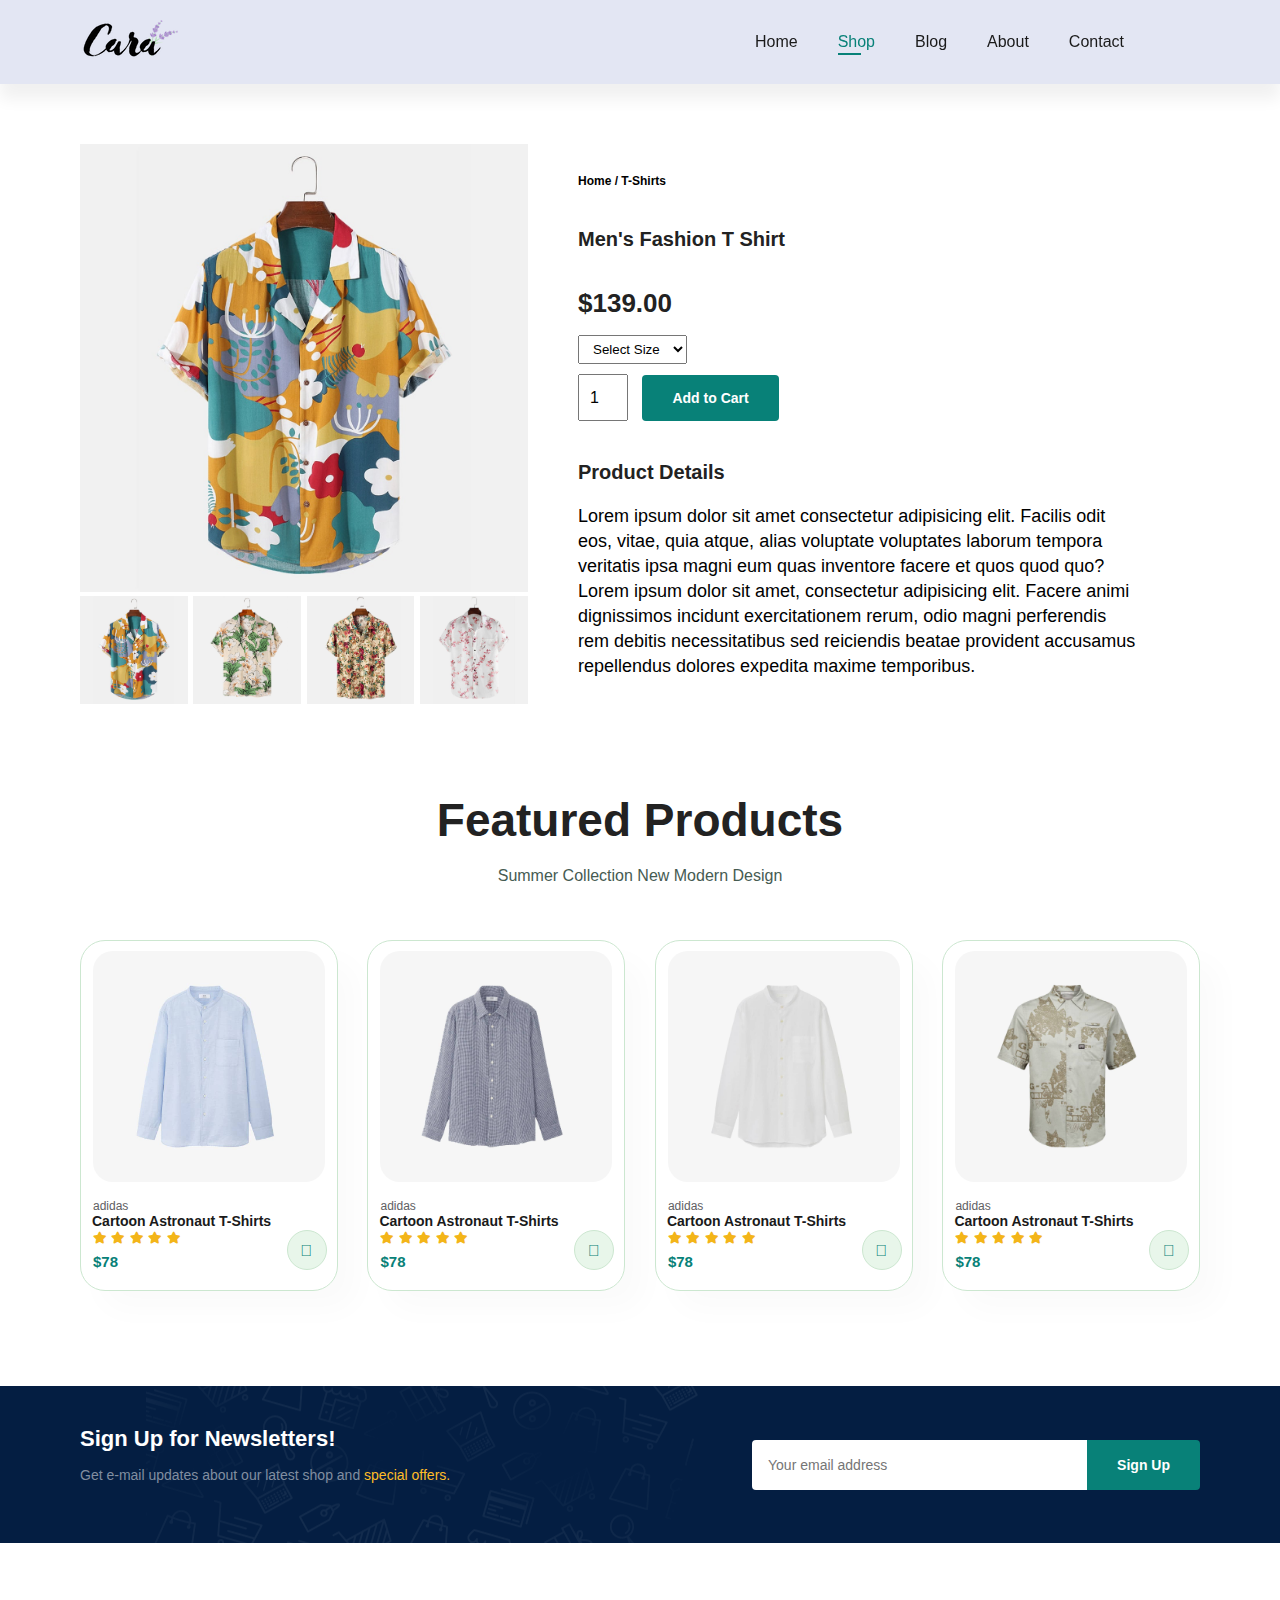
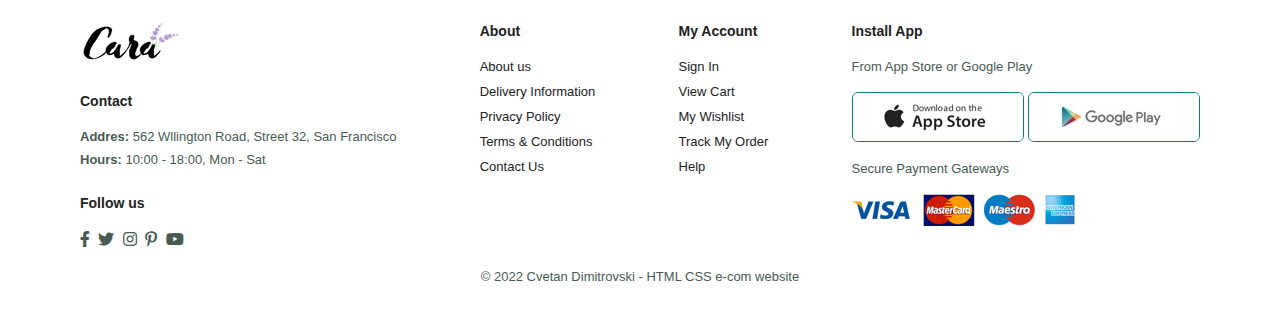
<file: sproduct.html>
<!DOCTYPE html>
<html lang="en">
<head>
    <meta charset="UTF-8">
    <meta http-equiv="X-UA-Compatible" content="IE=edge">
    <meta name="viewport" content="width=device-width, initial-scale=1.0">
    <link rel="stylesheet" href="style.css">
    <link rel="stylesheet" href="https://pro.fontawesome.com/releases/v5.15.4/css/all.css"/>
    <title>sproducts</title>
</head>
<body>
    <section id="header">
        <a href="index.html"><img src="img/logo.png" class="logo" alt="logo"></a>
    
        <div>
            <ul id="navbar">
                <li><a  href="index.html">Home</a></li>
                <li><a class="active" href="shop.html">Shop</a></li>
                <li><a href="blog.html">Blog</a></li>
                <li><a href="about.html">About</a></li>
                <li><a href="contact.html">Contact</a></li>
                <li id="lg-bag"><a href="cart.html"><i class="far fa-shopping-bag"></i></a></li>
                
                <a href="#" id="close"><i class="far fa-times"></i></a>
            </ul>
        </div>
        <div id="mobile">
            <i id="bar" class="fas fa-outdent"></i>
            <a href="cart.html"><i class="prostor2"><i class="far fa-shopping-bag"></i></i></a>
        </div>
    </section>

    <section id="prodetails" class="section-p1">
        
        <div class="single-pro">
            <img src="img/products/f1.jpg" width="100%" id="MainImg" alt="Shirt :)">
            
            <div class="small-img-g">

                <div class="small-img-col">
                    <img src="img/products/f1.jpg" width="100%" class="small-img" alt="">
                </div>

                <div class="small-img-col">
                    <img src="img/products/f2.jpg" width="100%" class="small-img" alt="">
                </div>

                <div class="small-img-col">
                    <img src="img/products/f3.jpg" width="100%" class="small-img" alt="">
                </div>

                <div class="small-img-col">
                    <img src="img/products/f4.jpg" width="100%" class="small-img" alt="">
                </div>

            </div>
        </div>

        <div class="single-pro-details">
            <h6>Home / T-Shirts</h6>
            <h4>Men's Fashion T Shirt</h4>
            <h2>$139.00</h2>
            <select>
                <option>Select Size</option>
                <option>XXL</option>
                <option>XL</option>
                <option>Large</option>
                <option>Medium</option>
                <option>Small</option>
            </select>
            <input type="number" value="1">
            <button class="normal">Add to Cart</button>
            <h4>Product Details</h4>
            <span>Lorem ipsum dolor sit amet consectetur adipisicing elit. Facilis odit eos, vitae, quia atque, alias voluptate voluptates laborum tempora veritatis ipsa magni eum quas inventore facere et quos quod quo? Lorem ipsum dolor sit amet, consectetur adipisicing elit. Facere animi dignissimos incidunt exercitationem rerum, odio magni perferendis rem debitis necessitatibus sed reiciendis beatae provident accusamus repellendus dolores expedita maxime temporibus.</span>
        </div>

    </section> 

    <section id="product1" class="section-p1">
        <h2>Featured Products</h2>
        <p>Summer Collection New Modern Design</p>
        <div class="pro-container">

            <div class="pro">

                <img src="img/products/n1.jpg" alt="clothes">
                <div class="des">
                    <span>adidas</span>
                    <h5>Cartoon Astronaut T-Shirts</h5>
                    <div class="star">                    
                        <i class="fas fa-star"></i>
                        <i class="fas fa-star"></i>
                        <i class="fas fa-star"></i>
                        <i class="fas fa-star"></i>
                        <i class="fas fa-star"></i>
                     </div>
                    
                     <h4>$78</h4>

                </div>
                   <a href="#"><i class="fal fa-shopping-cart cart"></i></a>
            </div>

            <div class="pro">

                <img src="img/products/n2.jpg" alt="clothes">
                <div class="des">
                    <span>adidas</span>
                    <h5>Cartoon Astronaut T-Shirts</h5>
                    <div class="star">                    
                        <i class="fas fa-star"></i>
                        <i class="fas fa-star"></i>
                        <i class="fas fa-star"></i>
                        <i class="fas fa-star"></i>
                        <i class="fas fa-star"></i>
                     </div>
                    
                     <h4>$78</h4>

                </div>
                   <a href="#"><i class="fal fa-shopping-cart cart"></i></a>
            </div>

            <div class="pro">

                <img src="img/products/n3.jpg" alt="clothes">
                <div class="des">
                    <span>adidas</span>
                    <h5>Cartoon Astronaut T-Shirts</h5>
                    <div class="star">                    
                        <i class="fas fa-star"></i>
                        <i class="fas fa-star"></i>
                        <i class="fas fa-star"></i>
                        <i class="fas fa-star"></i>
                        <i class="fas fa-star"></i>
                     </div>
                    
                     <h4>$78</h4>

                </div>
                   <a href="#"><i class="fal fa-shopping-cart cart"></i></a>
            </div>

            <div class="pro">

                <img src="img/products/n4.jpg" alt="clothes">
                <div class="des">
                    <span>adidas</span>
                    <h5>Cartoon Astronaut T-Shirts</h5>
                    <div class="star">                    
                        <i class="fas fa-star"></i>
                        <i class="fas fa-star"></i>
                        <i class="fas fa-star"></i>
                        <i class="fas fa-star"></i>
                        <i class="fas fa-star"></i>
                     </div>
                    
                     <h4>$78</h4>

                </div>
                   <a href="#"><i class="fal fa-shopping-cart cart"></i></a>
            </div>

        </div>
    </section>

    <section id="newsletter" class="section-p1 section-m1">
        <div class="newstext">
            <h4>Sign Up for Newsletters!</h4>
            <p>Get e-mail updates about our latest shop and <span>special offers.</span></p>
        </div>
        <div class="form">
            <input type="text", class="prostor" placeholder="Your email address">
            <button class="normal">Sign Up</button>
        </div>
    </section>

    <footer class="section-p1">
        <div class="col">
            <img class="logo" src="img/logo.png" alt="logo">
            <h4>Contact</h4>
            <p><strong>Addres:</strong> 562 Wllington Road, Street 32, San Francisco</p>
            <p><strong>Hours:</strong>  10:00 - 18:00, Mon - Sat</p>
            <div class="follow">
                <h4>Follow us</h4>
                <div class="icon">
                    <i class="fab fa-facebook-f"></i>
                    <i class="fab fa-twitter"></i>
                    <i class="fab fa-instagram"></i>
                    <i class="fab fa-pinterest-p"></i>
                    <i class="fab fa-youtube"></i>
                </div>
            </div>
        </div>

        <div class="col">
            <h4>About</h4>
            <a href="#" target="_blank">About us</a>
            <a href="#" target="_blank">Delivery Information</a>
            <a href="#" target="_blank">Privacy Policy</a>
            <a href="#" target="_blank">Terms & Conditions</a>
            <a href="#" target="_blank">Contact Us</a>
        </div>

        <div class="col">
            <h4>My Account</h4>
            <a href="#" target="_blank">Sign In</a>
            <a href="#" target="_blank">View Cart</a>
            <a href="#" target="_blank">My Wishlist</a>
            <a href="#" target="_blank">Track My Order</a>
            <a href="#" target="_blank">Help</a>
            
        </div>

        <div class="col install">
            <h4>Install App</h4>
            <p>From App Store or Google Play</p>
            <div class="row">
                <img src="img/pay/app.jpg" alt="app store logo">
                <img src="img/pay/play.jpg" alt="google play logo">
            </div>
            <p>Secure Payment Gateways</p>
            <img src="img/pay/pay.png" alt="payment methods">
        </div>
        
        <div class="copyright">
            <p>	&copy; 2022 Cvetan Dimitrovski - HTML CSS e-com website</p>
        </div>
    </footer>

    <script>
        var MainImg = document.getElementById("MainImg")
        var smallimg = document.getElementsByClassName("small-img")

        smallimg[0].onclick = function(){
            MainImg.src = smallimg[0].src;
        }
        smallimg[1].onclick = function(){
            MainImg.src = smallimg[1].src;
        }
        smallimg[2].onclick = function(){
            MainImg.src = smallimg[2].src;
        }
        smallimg[3].onclick = function(){
            MainImg.src = smallimg[3].src;
        }
    </script>

    <script src="scripts.js"></script>
</body>
</html>
</file>
<file: style.css>
@import url('https://fonts.googleapis.com/css2?family=League+Spartan:wght@100;200;300;400;500;600;700;800;900&family=Press+Start+2P&display=swap');

*{
    margin: 0;
    padding: 0;
    box-sizing: border-box;
    font-family: 'Sparan', sans-serif;
    text-decoration: none;
}

h1 {
    font-size: 50px;
    line-height: 64px;
    color: #222;
}

h2 {
    font-size: 46px;
    line-height: 64px;
    color: #222;
}

h4 {
    font-size: 20px;
    color: #222;
}

h6 {
    font-weight: 700;
    font-size: 12px;
}

p {
    font-size: 16px;
    color: #465b52;
    margin: 15px 0 20px 0;
}

.section-p1 {
    padding: 40px 80px;
}

.section-m1 {
    margin: 40px 0;
}

body {
    width: 100%;
}

#header {
    display: flex;
    align-items: center;
    justify-content: space-between;
    padding: 20px 80px;
    background: #e3e6f3;
    box-shadow: 0 15px 15px rgba(0, 0, 0, 0.06);
    z-index: 999;
    position: sticky;
    top: 0;
    left: 0;
}

button.normal{
    font-size: 14px;
    font-weight: 600;
    padding: 15px 30px;
    color: #000;
    background-color: #fff;
    border-radius: 4px;
    cursor: pointer;
    border: none;
    outline: none;
    transition: 0.25s;
}

button.white{
    font-size: 13px;
    font-weight: 600;
    padding: 11px 18px;
    color: #fff;
    background-color: transparent;
    cursor: pointer;
    border: 1px solid #fff;
    outline: none;
    transition: 0.25s;
}

/*-------------------------------NAVBAR--------------------------------------*/

#navbar {
    display: flex;
    align-items: center;
    justify-content: center;
}

#navbar li{
    list-style: none;
    padding: 0 20px;
    position: relative;
}

#navbar li a{
    text-decoration: none;
    font-size: 16px;
    font-weight: 600px;
    color: #1a1a1a;
    transition: 0.3s ease;
}

#navbar li a:hover,
#navbar li a.active{
    color: #088178;
}

#navbar li a.active::after,
#navbar li a:hover::after{
    content: "";
    width: 30%;
    height: 2px;
    background: #088178;
    position: absolute;
    bottom: -4px;
    left: 20px;
}

#mobile{
    display: none;
    align-items: center;
}

#close{
    display: none;
}

/*----------------------------HOME PAGE--------------------------------*/

#hero{
    background-image: url("img/hero4.png");
    height: 90vh;
    width: 100%;
    background-position: top 25% right 0;
    background-size: cover;
    padding: 0 80px;
    display: flex;
    flex-direction: column;
    align-items: flex-start;
    justify-content: center;
}

#hero h4 {
    padding-bottom: 15px;
}

#hero h1 {
    color: #088178;
}

#hero button{
    background-image: url(img/button.png);
    background-color: transparent;
    border: 0;
    color: #088178;
    padding: 14px 80px 14px 65px;
    background-repeat: no-repeat;
    cursor: pointer;
    font-weight: 700;
    font-size: 15px;
}

/*--------------------Celiot del za features tie slikicite pod golemata slika----------------*/

#feature{
    display: flex;
    align-items: center;
    justify-content: space-between;
    flex-wrap: wrap;
}

#feature .fe-box{
    width: 180px;
    text-align: center;
    padding: 25px 15px;
    box-shadow: 20px 20px 34px rgba(0, 0, 0, 0.03);
    border: 1px solid #cce7d0;
    border-radius: 4px;
    margin: 15px 0;
}

#feature .fe-box:hover{
    box-shadow: 10px 10px 54px rgba(70, 62, 221, 0.1);
}

#feature .fe-box h6{
    display: inline-block;
    padding: 9px 8px 6px 8px;
    line-height: 1;
    border-radius: 4px;
    color: #088178;
    background-color: #fddde4;
    cursor: default;
}

#feature .fe-box img{
    width: 100%;
    margin-bottom: 10px;
}

#feature .fe-box:nth-child(2) h6{
    background-color: #cdebbc;
}

#feature .fe-box:nth-child(3) h6{
    background-color: #d1e8f2;
}

#feature .fe-box:nth-child(4) h6{
    background-color: #cdd4f8;
}

#feature .fe-box:nth-child(5) h6{
    background-color: #f6dbf6;
}
#feature .fe-box:nth-child(6) h6{
    background-color: #fff2e5;
}

/*----------------------------------PRODUCTS-----------------------------*/

#product1{
    text-align: center;
}

#product1 .pro-container{
    display: flex;
    justify-content: space-between;
    padding-top: 20px;
    flex-wrap: wrap;
}

#product1 .pro{
    width: 23%;
    min-width: 250px;
    padding: 10px 12px;
    border: 1px solid #cce7d0;
    border-radius: 25px;
    cursor: pointer;
    box-shadow: 20px 20px 30px rgba(0, 0, 0, 0.02);
    margin: 15px 0;
    transition: 0.2;
    position: relative;
}
#product1 .pro:hover{
    box-shadow: 20px 20px 30px rgba(0, 0, 0, 0.06);
}

#product1 .pro img{
    width:  100%;
    border-radius: 20px;
}

#product1 .pro .des{
    text-align: start;
    padding: 10px 0;
}

#product1 .pro .des span{
    color: #606063;
    font-size: 12px;
}

#product1 .pro .des h5{
    padding: 7px;
    color: #1a1a1a;
    font-size: 14px;
    margin: -8px;
}

#product1 .pro .des i{
    font-size: 12px;
    color: rgb(243, 181, 25);
}

#product1 .pro .des h4{
    padding-top: 7px;
    font-size: 15px;
    font-weight: 700;
    color: #088178;
}

#product1 .pro .cart{
   width: 40px;
   height: 40px;
   line-height: 40px; 
   border-radius: 50px;
   background-color: #e8f6ea;
   font-weight: 500px;
   color: #088178;
   border: 1px solid #cce7d0;
   position: absolute;
   bottom: 20px;
   right: 10px;
}

/*----------------------ACTION FLAG----------------------*/

#banner{
    display: flex;
    flex-direction: column;
    justify-content: center;
    align-items: center;
    text-align: center;
    background-image: url(img/banner/b2.jpg);
    width: 100%;
    height: 40vh;
    background-size: cover;
    background-position: center;
}

#banner h4 {
    color: #fff;
    font-size: 16px;
}

#banner h2 {
    color: #fff;
    font-size: 30px;
    padding: 10px 0;
}

#banner h2 span{
    color: #ef3636;
}

#banner button:hover{
    background: #088178;
    color: #fff;
}

/*------------------------------------banner---------------------------*/

#sm-banner{
    display: flex;
    justify-content: space-between;
    flex-wrap: wrap;
}

#sm-banner .banner-box{
    display: flex;
    flex-direction: column;
    justify-content: center;
    align-items: flex-start;
    background-image: url(img/banner/b17.jpg);
    min-width: 830px;
    height: 50vh;
    background-size: cover;
    background-position: center;
    padding-left: 30px;
    margin-bottom: 10px;
}

#sm-banner .banner-box2{
    background-image: url(img/banner/b10.jpg);
}

#sm-banner h4{
    color: #fff;
    font-size: 20px;
    font-weight: 300;
    cursor: default;
}

#sm-banner h2{
    color: #fff;
    font-size: 28px;
    font-weight: 800;
    cursor: default;
}

#sm-banner span{
    color: #fff;
    font-size: 14px;
    font-weight: 500;
    padding-bottom: 15px;
    cursor: default;
}

#sm-banner .banner-box:hover button{
    background: #088178;
    border: 1px solid #088178;
}

/*--------------------------POMALITE BANNERS---------------------*/

#banner3{
    display: flex;
    justify-content: space-between;
    flex-wrap: wrap;
    padding: 0 80px;
}

#banner3 .banner-box{
    display: flex;
    flex-direction: column;
    justify-content: center;
    align-items: flex-start;
    background-image: url(img/banner/b7.jpg);
    min-width: 30%;
    height: 30vh;
    background-size: cover;
    background-position: center;
    padding-left: 20px;
    margin-bottom: 20px;
}

#banner3 h2{
    color: #fff;
    font-weight: 900;
    font-size: 22px;
}

#banner3 h3{
    color: #f3241d;
    font-weight: 800;
    font-size: 15px;
    
}

#banner3 .banner-box2{
    background-image: url(img/banner/b4.jpg);
}

#banner3 .banner-box3{
    background-image: url(img/banner/b18.jpg);
}

/*-----------------------------------NEWS LETTER----------------------*/

#newsletter{
    display: flex;
    justify-content: space-between;
    flex-wrap: wrap;
    align-items: center;
    background-image: url(img/banner/b14.png);
    background-repeat: no-repeat;
    background-position: 20% 30%;
    background-color: #041e42; 
}

#newsletter h4{
    font-size: 22px;
    font-weight: 700;
    color: #fff;
}

#newsletter p{
    font-size: 14px;
    font-weight: 600px;
    color: #818ea0;
}

#newsletter p span{
    color: #ffbd27;
}

#newsletter .form {
    display: flex;
    width: 40%;
}

#newsletter input{
    height: 3.125rem;
    padding: 0 1.25;
    font-size: 14px;
    width: 100%;
    border: 1px solid transparent;
    border-radius: 4px;
    outline: none;
    border-top-right-radius: 0;
    border-bottom-right-radius: 0;
}

#newsletter button{
    background-color: #088178;
    color: #fff;
    white-space: nowrap;
    border-top-left-radius: 0;
    border-bottom-left-radius: 0;
}

.prostor{
    padding-left: 15px;
}

/*------------------------------------------footer----------------------------*/

footer{
    display: flex;
    flex-wrap: wrap;
    justify-content: space-between;
}

footer .col{
    display: flex;
    flex-direction: column;
    align-items: flex-start;
    margin-bottom: 20px;
}

footer .logo{
    margin-bottom: 30px;
}

footer h4{
    font-size: 14px;
    padding-bottom: 20px;
}

footer p{
    font-size: 13px;
    margin: 0 0 8px 0;
}

footer a {
    font-size: 13px;
    text-decoration: none;
    color: #222;
    margin-bottom: 10px;
}

footer .follow{
    margin-top: 20px;
}

footer .follow i{
    color: #465b52;
    padding-right: 4px;
    cursor: pointer;
}

footer .install .row img{
    border-radius: 6px;
    border: 1px solid #088178;
}

footer .install img {
    margin: 10px 0 15px 0;
}

footer .follow i:hover,
footer a:hover{
    color: #088178;
}

footer .copyright {
    width: 100%;
    text-align: center;
}


/*----------------------------------SHOP PART-----------------------------*/
/*----------------------------------SHOP PART-----------------------------*/
/*----------------------------------SHOP PART-----------------------------*/
/*----------------------------------SHOP PART-----------------------------*/
/*----------------------------------SHOP PART-----------------------------*/

#page-header{
    background-image: url("img/banner/b1.jpg");
    width: 100%;
    height: 40vh;
    background-size: cover;
    display: flex;
    justify-content: center;
    text-align: center;
    flex-direction: column;
    padding: 14px;
}

#page-header h2,
#page-header p{
    color: #fff;
}

#pagination{
    text-align: center;
}

#pagination a{
    text-decoration: none;
    background-color: #088178;
    padding: 15px 20px;
    border-radius: 4px;
    color: #fff;
    font-weight: 600;
}

#pagination a i{
    font-size: 16px;
    font-weight: 600;
}

/*-------------------------------za SLIKITE KOGA KE JA OTVORIS OD MENI--------------------*/

#prodetails{
    display: flex;
    margin-top: 20px;
}

#prodetails .single-pro{
    width: 40%;
    margin-right: 50px;
}

.small-img-g{
    display: flex;
    justify-content: space-between;
}

.small-img-col{
    flex-basis: 24%;
    cursor: pointer;
}


#prodetails .single-pro-details{
    width: 50%;
    padding-top: 30px;
}

#prodetails .single-pro-details h4{
    padding: 40px 0 20px 0;
}

#prodetails .single-pro-details h2{
    font-size: 26px;
}

#prodetails .single-pro-details select {
    display: flex;
    padding: 5px 10px;
    margin-bottom: 10px;
}

#prodetails .single-pro-details input {
    width: 50px;
    height: 47px;
    padding-left: 10px;
    font-size: 16px;
    margin-right: 10px;
}

#prodetails .single-pro-details input:focus{
    outline: none;
}

#prodetails .single-pro-details button{
    background-color: #088178;
    color: #fff;
}

#prodetails .single-pro-details span{
    line-height: 25px;
    font-size: 18px;
}

/*----------------------------------BLOG Part-----------------------------*/
/*----------------------------------BLOG Part-----------------------------*/
/*----------------------------------BLOG Part-----------------------------*/
/*----------------------------------BLOG Part-----------------------------*/
/*----------------------------------BLOG Part-----------------------------*/

#page-header.blog-header{
    background-image: url(img/banner/b19.jpg);
}

#blog {
    padding: 150px 150px 0 150px;
}

#blog .blog-box{
    display: flex;
    align-items: center;
    width: 100%;
    position: relative;
    padding-bottom: 110px;
}

#blog .blog-img{
    width: 50%;
    margin-right: 40px;
}

#blog img{
    width: 100%;
    height: 300px;
    object-fit: cover;
}

#blog .blog-details {
    width: 50%;
}

#blog .blog-details a {
    text-decoration: none;
    font-size: 11px;
    color: #000;
    font-weight: 700;
    position: relative;
    transition: 0.3s;
}

#blog .blog-details a::after{
    content: "";
    width: 50px;
    height: 1px;
    background-color: #000;
    position: absolute;
    top: 6px;
    right: -60px;
}

#blog .blog-details a:hover {
    color: #088178;
} 

#blog .blog-details a:hover::after{
    background-color:  #088178;
}

#blog .blog-box h1{
    position: absolute;
    top: -47px;
    left: 0;
    font-size: 70px;
    font-weight: 700;
    color: #c9cbce;
    z-index: -1;
}

/*----------------------------------ABOUT DELOT-----------------------------*/
/*----------------------------------ABOUT DELOT-----------------------------*/
/*----------------------------------ABOUT DELOT-----------------------------*/
/*----------------------------------ABOUT DELOT-----------------------------*/
/*----------------------------------ABOUT DELOT-----------------------------*/

#page-header.about-header{
    background-image: url("img/about/banner.png");
}

#about-head{
    display: flex;
    align-items: center;
}

#about-head div{
    padding-left: 40px;
}

#about-head img{
    width: 50%;
    height: auto;
}

#about-app{
    text-align: center;  
}

#about-app .video{
    width: 70%;
    height: 100%;
    margin: 30px auto 0 auto;
}

#about-app .video video{
    width: 100%;
    height: 100%;
    border-radius: 20px;
}

/*----------------------------------CONTACT DELOT-----------------------------*/
/*----------------------------------CONTACT DELOT-----------------------------*/
/*----------------------------------CONTACT DELOT-----------------------------*/
/*----------------------------------CONTACT DELOT-----------------------------*/
/*----------------------------------CONTACT DELOT-----------------------------*/

#contact-details{
    display: flex;
    align-items: center;
    justify-content: space-between;
}

#contact-details .details{
    width: 40%;
}

#contact-details .details span,
#form-details form span{
    font-size: 12px;
}

#contact-details .details h2,
#form-details form h2{
    font-size: 26px;
    line-height: 35px;
    padding: 20px 0;
}

#contact-details .details h3{
    font-size: 16px;
    padding-bottom: 15px;
}

#contact-details .details li{
    list-style: none;
    display: flex;
    padding: 10px 0;
}

#contact-details .details li i{
    font-size: 14px;
    padding-right: 22px;
}

#contact-details .details li p {
    margin: 0;
    font-size: 14px;
}

#contact-details .map{
    width: 55%;
    height: 400px;
}

#contact-details .map iframe{
    width: 100%;
    height: 100%;
}

#form-details {
    display: flex;
    justify-content: space-between;
    margin: 30px;
    padding: 80px;
    border: 1px solid #e1e1e1;
}

#form-details form{
    width: 65%;
    display: flex;
    flex-direction: column;
    align-items: flex-start;
}

#form-details form input,
#form-details form textarea{
    width: 100%;
    padding: 12px 15px;
    outline: none;
    margin-bottom: 20px;
    border: 1px solid #e1e1e1;
}

#form-details form button{
    background-color: #088178;
    color: #fff;
}

#form-details .people div {
    padding-bottom: 25px;
    display: flex;
    align-items: flex-start;
}

#form-details .people div img {
    width: 65px;
    height: 65px;
    object-fit: cover;
    margin-right: 15px;
}

#form-details .people div p{
    margin: 0;
    font-size: 13px;
    line-height: 25px;
}

#form-details .people div p span{
    display: block;
    font-size: 16px;
    font-weight: 600;
    color: #000;
}

/*----------------------------------CART DELOT-----------------------------*/
/*----------------------------------CART DELOT-----------------------------*/
/*----------------------------------CART DELOT-----------------------------*/
/*----------------------------------CART DELOT-----------------------------*/
/*----------------------------------CART DELOT-----------------------------*/

#cart{
    overflow-x: auto;
}

#cart table{
    width: 100%;
    border-collapse: collapse;
    table-layout: fixed;
    white-space: nowrap;
}

#cart table img {
    width: 70px; 
}

#cart table td:nth-child(1){
    width: 100px;
    text-align: center;
}

#cart table td:nth-child(2){
    width: 150px;
    text-align: center;
}

#cart table td:nth-child(3){
    width: 250px;
    text-align: center;
}

#cart table td:nth-child(4),
#cart table td:nth-child(5),
#cart table td:nth-child(6){
    width: 150px;
    text-align: center;
}

#cart table td:nth-child(5) input{
    width: 65px;
    padding: 10px 5px 10px 23px;
}

#cart table thead{
    border: 1px solid #e2e9e1;
    border-left: none;
    border-right: none;
}

#cart table thead td{
    font-weight: 700;
    text-transform: uppercase;
    font-size: 13px;
    padding: 18px 0;
}

#cart table tbody tr td {
    padding-top: 15px;
}

#cart table tbody td {
   font-size: 13px;
}

#cart-add{
    display: flex;
    flex-wrap: wrap;
    justify-content: space-between;
}

#coupon{
    width: 50%;
    margin-bottom: 30px;
}

#coupon h3,
#subtotal h3{
    padding-bottom: 15px;
}

#coupon input{
    padding: 10px 20px;
    outline: none;
    width: 60%;
    margin-right: 10px;
    border: 1px solid #e2e9e1;
}

#coupon button,
#subtotal button{
    background-color: #088178;
    color: #fff;
    padding: 10px 20px;
}

#subtotal{
    width: 50%;
    margin-bottom: 30px;
    border: 1px solid #e2e9e1;
    padding: 30px;
}

#subtotal table{
    border-collapse: collapse;
    width: 100%;
    margin-bottom: 20px;
}

#subtotal table td{
    width: 50%;
    border: 1px solid #e2e9e1;
    padding: 10px;
    font-size: 13px;
}


/*----------------------------------Media Query---------------------------*/


@media (max-width:850px){
    .section-p1{
        padding: 40px 40px;
    }

    #navbar{
        display: flex;
        flex-direction: column;
        align-items: flex-start;
        justify-content: flex-start;
        position: fixed;
        top: 0;
        right: -300px;
        height: 100vh;
        width: 300px;
        background-color: #e3e6f3;
        box-shadow: 0 40px 60px rgba(0, 0, 0, 0.1);
        padding: 80px 0 0 10px;
        transition: 0.3s;
    }

    #navbar li{
        margin-bottom: 25px;
    }
    
    #navbar.active{
        right: 0;
    }

    #mobile{
        display: flex;
        align-items: center;
    }

    #mobile i{
        color: #1a1a1a;
        font-size: 24px;
        padding-left: 20px;
    }

    #close{
        display: initial;
        position: absolute;
        top: 30px;
        left: 30px;
        color: #222;
        font-size: 24px;
    }

    #lg-bag{
        display: none;
    }

    #hero{
        height: 70vh;
        padding: 0 80px;
        background-position: top 30% right 30%;
    }

    .prostor2{
        padding-right: 20px;
    }

    #feature{
        justify-content: center;
    }

    #feature .fe-box{
        margin: 15px 15px;
    }

    #product1 .pro-container { 
        justify-content: center;  
    }

    #product1 .pro{
        margin: 15px;
    }

    #banner {
        height: 20vh;
    }

    #sm-banner .banner-box {
        min-width: 100%;
        height: 30vh;
    }

    #banner3{
        padding: 0 40px;
    }

    #banner3 .banner-box{
        width: 28%;
    }

    #newsletter .form{
        width: 70%;
    }

    /* contact n shiiii */

    #form-details {
        padding: 40px;
    }

    #form-details form {
        width: 50%;
    }

}

/*-----------------------------------telefon--------------------------------*/

@media (max-width: 477px) {
    #header{
        padding: 10px 30px;
    }

    .section-p1 {
        padding: 20px;
    }
    
    h1 {
        font-size: 38px;
    }

    h2 {
        font-size: 32px;
    }

    #hero{
        padding: 0 20px;
        background-position: 55%;

    }

    #feature{
        justify-content: space-between;
    }

    #feature .fe-box{
        width: 155px;
        margin: 0 0 15px 0;
    }

    #product1 .pro {
        width: 100%;
    }

    #sm-banner .banner-box {
        height: 40vh;
    }

    #sm-banner .banner-box2{
        margin-top: 20px;
    }

    #banner3 {
        padding: 0 20px;
    }

    #banner3 .banner-box{
        width: 100%;
    }

    #newsletter{
        padding: 40px 20px;
    }

    #newsletter .form{
        width: 100%;
    }

    footer .copyright{
        text-align: start;
    }

    /* single Product */

    #prodetails {
        display: flex;
        flex-direction: column;
    }

    #prodetails .single-pro{
        width: 100%;
        margin-right: 0px;
    }

    #prodetails .single-pro-details {
        width: 100%;
    }

    /* BLOGS N SHIII */

    #blog {
        padding: 150px 20px 0 20px;
        overflow-x: hidden;
    }

    #blog .blog-box {
        display: flex;
        flex-direction: column;
        align-items: flex-start;
    }

    #blog .blog-img{
        width: 100%;
        margin-right: 0px;
        margin-bottom: 30px;
    }

    #blog .blog-details{
        width: 100%;
    }

    /* ABout N SHIII */

    #about-head {
        flex-direction: column;
    }

    #about-head img {
        width: 100%;
        margin-bottom: 20px;
    }

    #about-head div {
        padding-left: 0px;
    }

    #about-app .video {
        width: 100%;
    }

    /* contact n shiiii */

    #contact-details {
        flex-direction: column;
    }

    #contact-details .details {
        width: 100%;
        margin-bottom: 30px;
    }

    #contact-details .map {
        width: 100%;
    }

    #form-details {
        margin: 10px;
        padding: 30px 10px;
        flex-wrap: wrap;
    }

    #form-details form {
        width: 100%;
        margin-bottom: 30px;
    }

    /* cart delot */
    #cart-add {
        flex-direction: column;  
    }

    #coupon{
        width: 100%;   
    }

    #subtotal {
        width: 100%;
        padding: 30px;
    }
}
</file>
